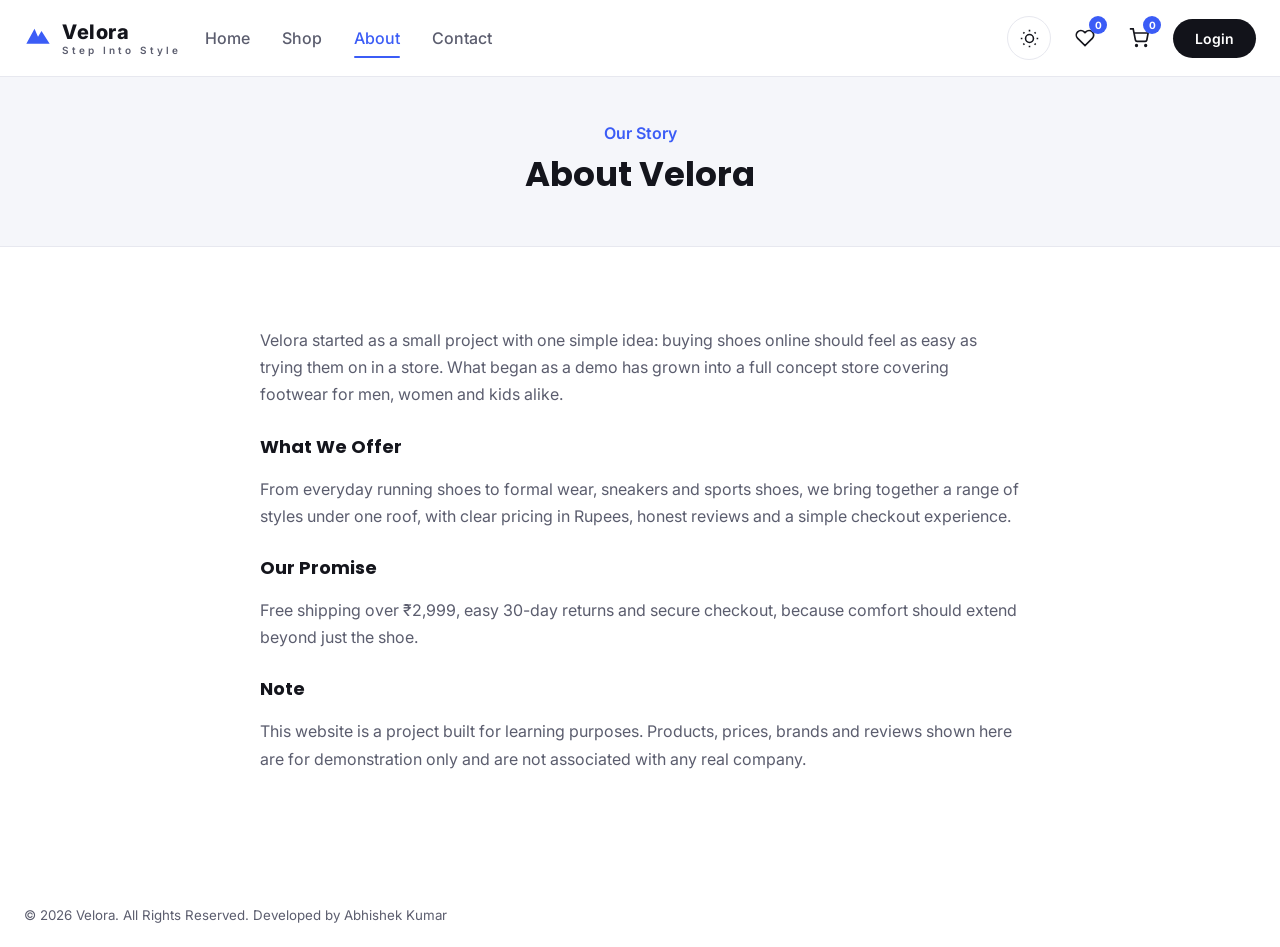
<file: about.html>
<!DOCTYPE html>
<html lang="en">
<head>
<meta charset="UTF-8">
<meta name="viewport" content="width=device-width, initial-scale=1.0">
<title>About Us — Velora</title>
<link rel="stylesheet" href="css/style.css">
</head>
<body>

<header class="nav">
  <div class="nav-inner container">
    <a href="index.html" class="logo">
      <svg width="28" height="28" viewBox="0 0 24 24" fill="none"><path d="M2 17L9 4L12 11L15 6L22 17H2Z" fill="var(--brand)"/></svg>
      <span>Velora<small>Step Into Style</small></span>
    </a>
    <nav class="nav-links">
      <a href="index.html">Home</a>
      <a href="shop.html">Shop</a>
      <a href="about.html" class="active">About</a>
      <a href="contact.html">Contact</a>
    </nav>
    <div class="nav-icons" style="margin-left:auto">
      <button class="theme-toggle" onclick="toggleTheme()" aria-label="Toggle dark mode">
        <svg id="themeIcon" width="19" height="19" viewBox="0 0 24 24" fill="none" stroke="currentColor" stroke-width="2"></svg>
      </button>
      <a class="icon-btn" href="wishlist.html" aria-label="Wishlist">
        <svg width="20" height="20" viewBox="0 0 24 24" fill="none" stroke="currentColor" stroke-width="2"><path d="M20.8 4.6a5.5 5.5 0 0 0-7.8 0L12 5.6l-1-1a5.5 5.5 0 0 0-7.8 7.8l1 1L12 21l7.8-7.6 1-1a5.5 5.5 0 0 0 0-7.8z"/></svg>
        <span class="badge" id="wishCount">0</span>
      </a>
      <a class="icon-btn" href="cart.html" aria-label="Cart">
        <svg width="20" height="20" viewBox="0 0 24 24" fill="none" stroke="currentColor" stroke-width="2"><circle cx="9" cy="21" r="1"/><circle cx="20" cy="21" r="1"/><path d="M1 1h4l2.7 13.4a2 2 0 0 0 2 1.6h9.7a2 2 0 0 0 2-1.6L23 6H6"/></svg>
        <span class="badge" id="cartCount">0</span>
      </a>
      <span id="userNavArea"></span>
    </div>
  </div>
</header>

<div class="page-banner">
  <div class="container">
    <span style="color:var(--brand);font-weight:600">Our Story</span>
    <h1>About Velora</h1>
  </div>
</div>

<section class="container section text-block">
  <p>Velora started as a small project with one simple idea: buying shoes online should feel as easy as
  trying them on in a store. What began as a demo has grown into a full concept store covering footwear for men,
  women and kids alike.</p>

  <h3>What We Offer</h3>
  <p>From everyday running shoes to formal wear, sneakers and sports shoes, we bring together a range of styles under
  one roof, with clear pricing in Rupees, honest reviews and a simple checkout experience.</p>

  <h3>Our Promise</h3>
  <p>Free shipping over ₹2,999, easy 30-day returns and secure checkout, because comfort should extend beyond just
  the shoe.</p>

  <h3>Note</h3>
  <p>This website is a project built for learning purposes. Products, prices, brands and reviews shown
  here are for demonstration only and are not associated with any real company.</p>
</section>

<footer>
  <div class="container foot-bottom" style="border-top:none;padding-top:0">
    <small>© <span id="year"></span> Velora. All Rights Reserved. Developed by Abhishek Kumar</small>
  </div>
</footer>

<script src="js/data.js"></script>
<script src="js/cart.js"></script>
<script src="js/main.js"></script>
</body>
</html>
</file>
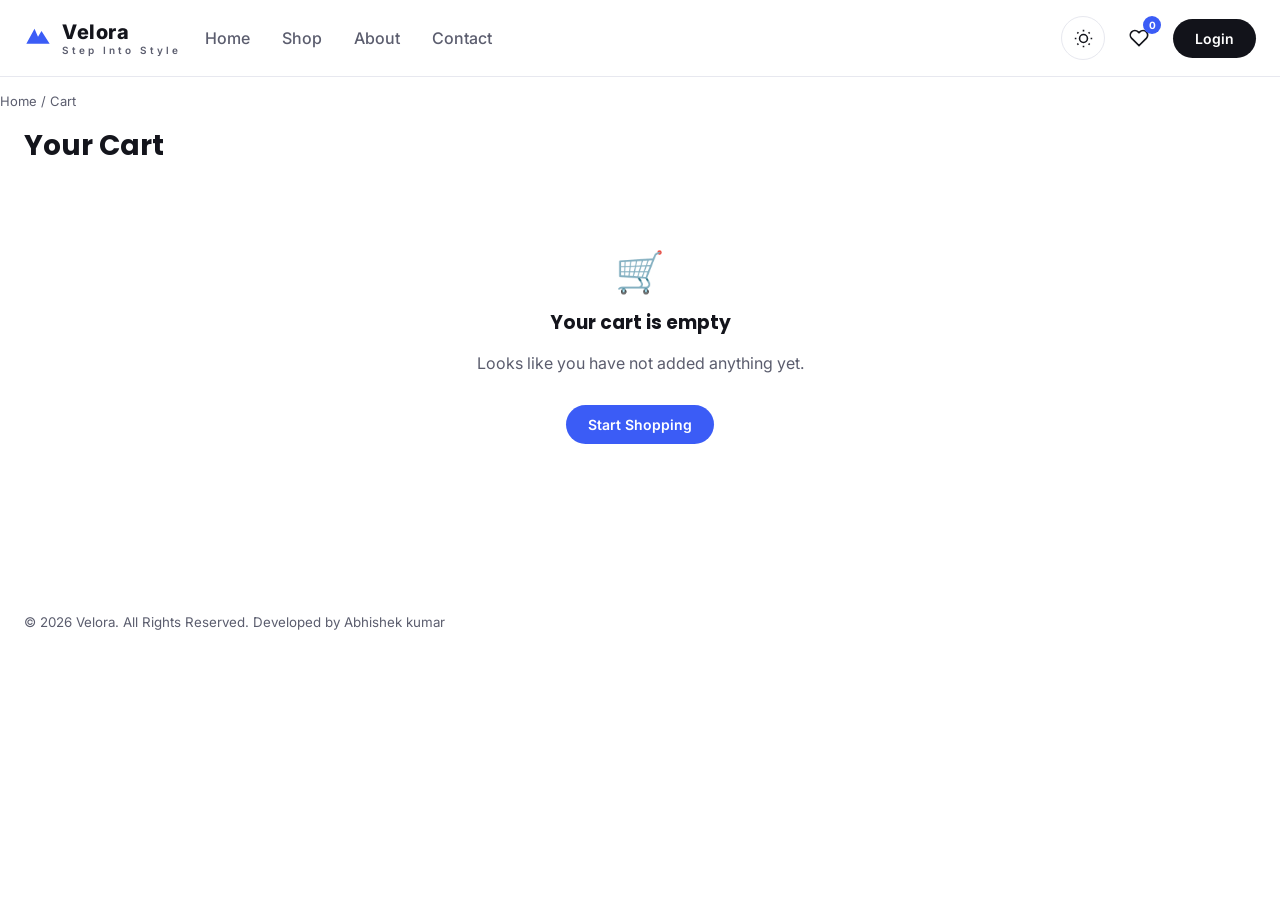
<file: cart.html>
<!DOCTYPE html>
<html lang="en">
<head>
<meta charset="UTF-8">
<meta name="viewport" content="width=device-width, initial-scale=1.0">
<title>Your Cart — Velora</title>
<link rel="stylesheet" href="css/style.css">
</head>
<body>

<header class="nav">
  <div class="nav-inner container">
    <a href="index.html" class="logo">
      <svg width="28" height="28" viewBox="0 0 24 24" fill="none"><path d="M2 17L9 4L12 11L15 6L22 17H2Z" fill="var(--brand)"/></svg>
      <span>Velora<small>Step Into Style</small></span>
    </a>
    <nav class="nav-links">
      <a href="index.html">Home</a>
      <a href="shop.html">Shop</a>
      <a href="about.html">About</a>
      <a href="contact.html">Contact</a>
    </nav>
    <div class="nav-icons" style="margin-left:auto">
      <button class="theme-toggle" onclick="toggleTheme()" aria-label="Toggle dark mode">
        <svg id="themeIcon" width="19" height="19" viewBox="0 0 24 24" fill="none" stroke="currentColor" stroke-width="2"></svg>
      </button>
      <a class="icon-btn" href="wishlist.html" aria-label="Wishlist">
        <svg width="20" height="20" viewBox="0 0 24 24" fill="none" stroke="currentColor" stroke-width="2"><path d="M20.8 4.6a5.5 5.5 0 0 0-7.8 0L12 5.6l-1-1a5.5 5.5 0 0 0-7.8 7.8l1 1L12 21l7.8-7.6 1-1a5.5 5.5 0 0 0 0-7.8z"/></svg>
        <span class="badge" id="wishCount">0</span>
      </a>
      <span id="userNavArea"></span>
      <button class="icon-btn burger" onclick="toggleMobileMenu()" aria-label="Menu"><span></span><span></span><span></span></button>
    </div>
  </div>
  <div class="mobile-nav" id="mobileNav">
    <a href="index.html">Home</a>
    <a href="shop.html">Shop</a>
    <a href="about.html">About</a>
    <a href="contact.html">Contact</a>
  </div>
</header>

<div class="container breadcrumb"><a href="index.html">Home</a> / Cart</div>

<section class="container" style="padding-bottom:60px">
  <div class="section-head"><h2>Your Cart</h2></div>
  <div id="cartBox"></div>
</section>

<div class="toast" id="toast"></div>

<footer>
  <div class="container foot-bottom" style="border-top:none;padding-top:0">
    <small>© <span id="year"></span> Velora. All Rights Reserved. Developed by Abhishek kumar</small>
  </div>
</footer>

<script src="js/data.js"></script>
<script src="js/cart.js"></script>
<script src="js/main.js"></script>
<script>
  /* Draw the whole cart page. We call this again any time something
     changes (remove item, change quantity) so it stays up to date. */
  function renderCartPage() {
    var cart = getCart();
    var box = document.getElementById("cartBox");

    if (cart.length === 0) {
      box.innerHTML =
        '<div class="no-results">' +
          '<div class="big-ico">🛒</div>' +
          '<h3 style="color:var(--text)">Your cart is empty</h3>' +
          '<p>Looks like you have not added anything yet.</p>' +
          '<a href="shop.html" class="btn btn-primary" style="margin-top:16px">Start Shopping</a>' +
        '</div>';
      return;
    }

    var totals = getCartTotals();
    var itemsHtml = "";

    for (var i = 0; i < cart.length; i++) {
      var line = cart[i];
      var product = findProduct(line.id);
      if (product === null) { continue; }

      itemsHtml += '<div class="cart-page-item">';
      itemsHtml +=   '<div class="item-image"><img src="' + product.img + '" alt="' + product.name + '"></div>';
      itemsHtml +=   '<div>';
      itemsHtml +=     '<h4><a href="product.html?id=' + product.id + '">' + product.name + '</a></h4>';
      itemsHtml +=     '<span class="meta-text">Size: UK ' + line.size + '</span>';
      itemsHtml +=     '<span class="meta-text">Colour: ' + line.color + '</span>';
      itemsHtml +=     '<div class="qty-row" style="margin-top:8px">';
      itemsHtml +=       '<button class="qty-btn" onclick="changeCartQty(' + i + ', -1)">−</button>';
      itemsHtml +=       '<span>' + line.qty + '</span>';
      itemsHtml +=       '<button class="qty-btn" onclick="changeCartQty(' + i + ', 1)">+</button>';
      itemsHtml +=     '</div>';
      itemsHtml +=   '</div>';
      itemsHtml +=   '<div style="text-align:right">';
      itemsHtml +=     '<div class="price">' + formatPrice(product.price * line.qty) + '</div>';
      itemsHtml +=     '<button class="remove-btn" style="margin-top:8px" onclick="removeFromCart(' + i + ')">Remove</button>';
      itemsHtml +=   '</div>';
      itemsHtml += '</div>';
    }

    var shippingText = (totals.shipping === 0) ? "FREE" : formatPrice(totals.shipping);

    box.innerHTML =
      '<div class="cart-layout">' +
        '<div>' + itemsHtml + '</div>' +
        '<div class="summary-box">' +
          '<h3>Order Summary</h3>' +
          '<div class="summary-line"><span>Subtotal</span><span>' + formatPrice(totals.subtotal) + '</span></div>' +
          '<div class="summary-line"><span>Shipping</span><span>' + shippingText + '</span></div>' +
          '<div class="summary-line"><span>Tax (5%)</span><span>' + formatPrice(totals.tax) + '</span></div>' +
          '<div class="coupon-row">' +
            '<input type="text" id="couponInput" placeholder="Coupon code">' +
            '<button class="btn btn-outline btn-sm" onclick="applyCoupon()">Apply</button>' +
          '</div>' +
          '<div class="summary-line total"><span>Total</span><span>' + formatPrice(totals.total) + '</span></div>' +
          '<a href="checkout.html" class="btn btn-primary btn-block" style="margin-top:16px">Proceed to Checkout</a>' +
          '<a href="shop.html" class="btn btn-outline btn-block" style="margin-top:10px">← Continue Shopping</a>' +
        '</div>' +
      '</div>';
  }

  function applyCoupon() {
    var code = document.getElementById("couponInput").value.trim().toUpperCase();
    if (code === "STRIDE10") {
      showToast("Coupon applied! 10% off will show at checkout.");
    } else if (code !== "") {
      showToast("Invalid coupon code");
    }
  }

  renderCartPage();
</script>
</body>
</html>
</file>
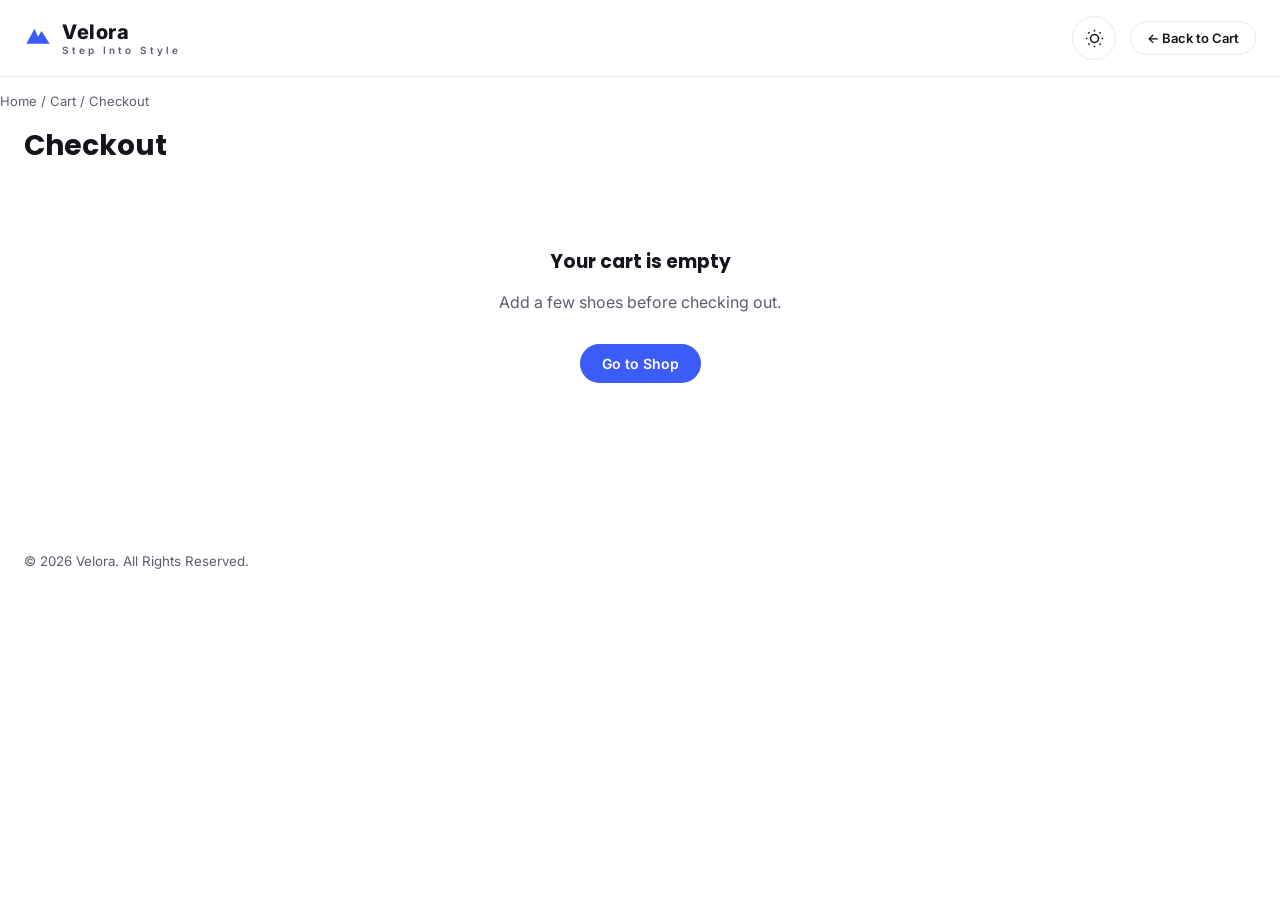
<file: checkout.html>
<!DOCTYPE html>
<html lang="en">
<head>
<meta charset="UTF-8">
<meta name="viewport" content="width=device-width, initial-scale=1.0">
<title>Checkout — Velora</title>
<link rel="stylesheet" href="css/style.css">
</head>
<body>

<header class="nav">
  <div class="nav-inner container">
    <a href="index.html" class="logo">
      <svg width="28" height="28" viewBox="0 0 24 24" fill="none"><path d="M2 17L9 4L12 11L15 6L22 17H2Z" fill="var(--brand)"/></svg>
      <span>Velora<small>Step Into Style</small></span>
    </a>
    <div class="nav-icons" style="margin-left:auto">
      <button class="theme-toggle" onclick="toggleTheme()" aria-label="Toggle dark mode">
        <svg id="themeIcon" width="19" height="19" viewBox="0 0 24 24" fill="none" stroke="currentColor" stroke-width="2"></svg>
      </button>
      <a href="cart.html" class="btn btn-outline btn-sm">← Back to Cart</a>
    </div>
  </div>
</header>

<div class="container breadcrumb"><a href="index.html">Home</a> / <a href="cart.html">Cart</a> / Checkout</div>

<section class="container" style="padding-bottom:60px">
  <div class="section-head"><h2>Checkout</h2></div>
  <div id="checkoutBox"></div>
</section>

<div class="toast" id="toast"></div>

<footer>
  <div class="container foot-bottom" style="border-top:none;padding-top:0">
    <small>© <span id="year"></span> Velora. All Rights Reserved.</small>
  </div>
</footer>

<script src="js/data.js"></script>
<script src="js/cart.js"></script>
<script src="js/main.js"></script>
<script>
  function renderCheckout() {
    var cart = getCart();
    var box = document.getElementById("checkoutBox");

    if (cart.length === 0) {
      box.innerHTML = '<div class="no-results"><h3 style="color:var(--text)">Your cart is empty</h3><p>Add a few shoes before checking out.</p>' +
        '<a href="shop.html" class="btn btn-primary" style="margin-top:16px">Go to Shop</a></div>';
      return;
    }

    var totals = getCartTotals();
    var linesHtml = "";
    for (var i = 0; i < cart.length; i++) {
      var product = findProduct(cart[i].id);
      if (product === null) { continue; }
      linesHtml += '<div class="summary-line"><span>' + product.name + ' × ' + cart[i].qty + '</span><span>' + formatPrice(product.price * cart[i].qty) + '</span></div>';
    }
    var shippingText = (totals.shipping === 0) ? "FREE" : formatPrice(totals.shipping);

    box.innerHTML =
      '<div class="checkout-layout">' +
        '<div>' +
          '<div class="form-card">' +
            '<h3>Shipping Address</h3>' +
            '<div class="form-grid-2">' +
              '<div class="form-field"><label>Full Name</label><input type="text" id="ckName" placeholder="Your name"></div>' +
              '<div class="form-field"><label>Phone Number</label><input type="tel" id="ckPhone" placeholder="10-digit mobile number"></div>' +
            '</div>' +
            '<div class="form-field"><label>Address</label><input type="text" id="ckAddress" placeholder="House no., street, area"></div>' +
            '<div class="form-grid-2">' +
              '<div class="form-field"><label>City</label><input type="text" id="ckCity" placeholder="City"></div>' +
              '<div class="form-field"><label>Pincode</label><input type="text" id="ckPin" placeholder="6-digit pincode"></div>' +
            '</div>' +
          '</div>' +
          '<div class="form-card">' +
            '<h3>Payment Method</h3>' +
            '<label class="pay-option"><input type="radio" name="pay" checked> Cash on Delivery</label>' +
            '<label class="pay-option"><input type="radio" name="pay"> UPI (Google Pay / PhonePe / Paytm)</label>' +
            '<label class="pay-option"><input type="radio" name="pay"> Credit / Debit Card</label>' +
            '<label class="pay-option"><input type="radio" name="pay"> Net Banking</label>' +
          '</div>' +
        '</div>' +
        '<div class="summary-box">' +
          '<h3>Order Summary</h3>' +
          linesHtml +
          '<div class="summary-line"><span>Shipping</span><span>' + shippingText + '</span></div>' +
          '<div class="summary-line"><span>Tax (5%)</span><span>' + formatPrice(totals.tax) + '</span></div>' +
          '<div class="summary-line total"><span>Total</span><span>' + formatPrice(totals.total) + '</span></div>' +
          '<button class="btn btn-primary btn-block" style="margin-top:16px" onclick="placeOrder()">Place Order</button>' +
        '</div>' +
      '</div>';
  }

  function placeOrder() {
    var name = document.getElementById("ckName").value.trim();
    var phone = document.getElementById("ckPhone").value.trim();
    var address = document.getElementById("ckAddress").value.trim();

    if (name === "" || phone === "" || address === "") {
      showToast("Please fill in your shipping details");
      return;
    }

    localStorage.setItem("cart", "[]");

    document.getElementById("checkoutBox").innerHTML =
      '<div class="no-results">' +
        '<div class="big-ico">✅</div>' +
        '<h3 style="color:var(--text)">Order placed successfully</h3>' +
        '<p>Thank you, ' + name + '! This is a demo project, so no real order has actually been placed.</p>' +
        '<a href="index.html" class="btn btn-primary" style="margin-top:16px">Back to Home</a>' +
      '</div>';

    updateCounts();
  }

  renderCheckout();
</script>
</body>
</html>
</file>
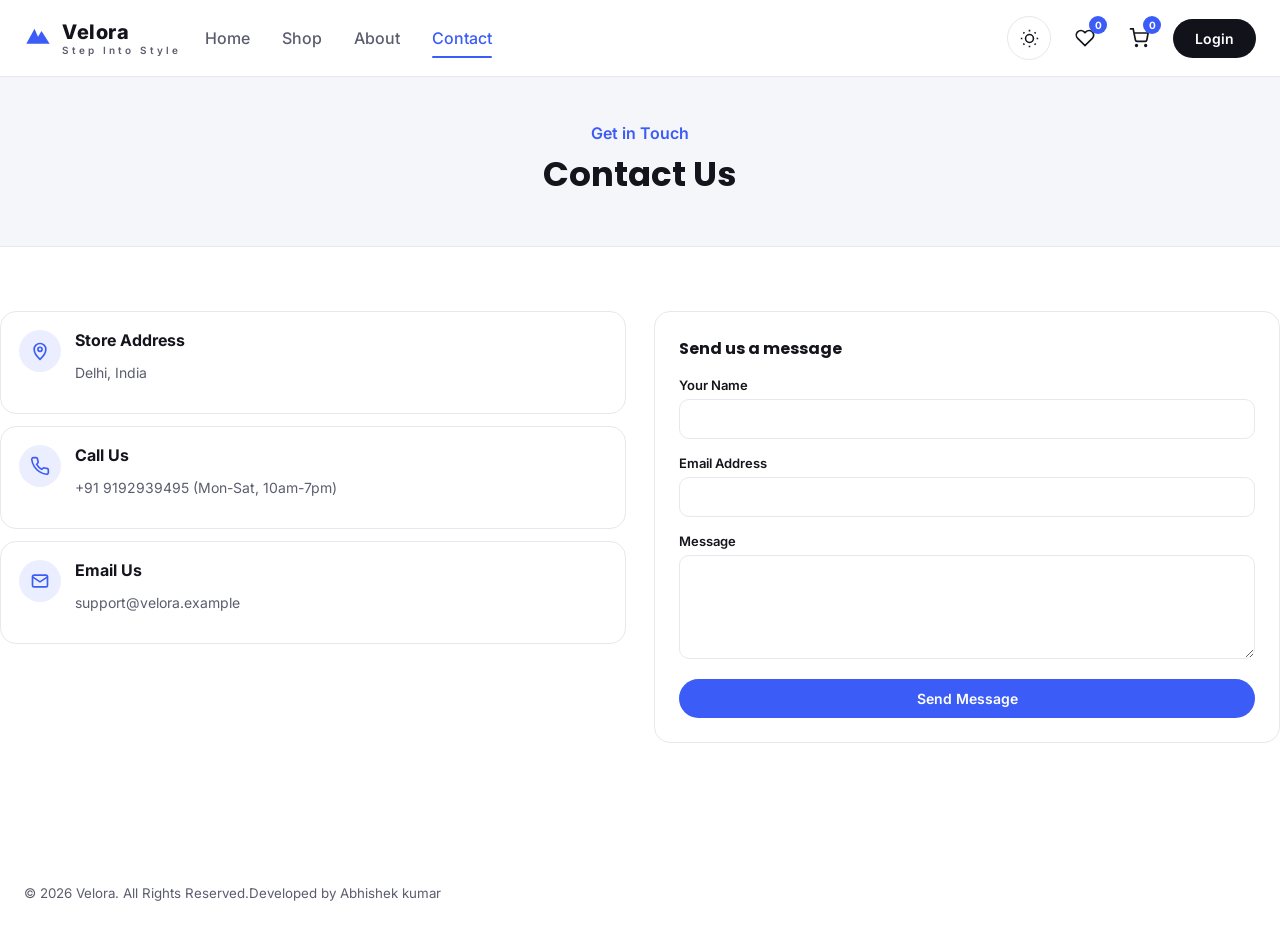
<file: contact.html>
<!DOCTYPE html>
<html lang="en">
<head>
<meta charset="UTF-8">
<meta name="viewport" content="width=device-width, initial-scale=1.0">
<title>Contact Us — Velora</title>
<link rel="stylesheet" href="css/style.css">
</head>
<body>

<header class="nav">
  <div class="nav-inner container">
    <a href="index.html" class="logo">
      <svg width="28" height="28" viewBox="0 0 24 24" fill="none"><path d="M2 17L9 4L12 11L15 6L22 17H2Z" fill="var(--brand)"/></svg>
      <span>Velora<small>Step Into Style</small></span>
    </a>
    <nav class="nav-links">
      <a href="index.html">Home</a>
      <a href="shop.html">Shop</a>
      <a href="about.html">About</a>
      <a href="contact.html" class="active">Contact</a>
    </nav>
    <div class="nav-icons" style="margin-left:auto">
      <button class="theme-toggle" onclick="toggleTheme()" aria-label="Toggle dark mode">
        <svg id="themeIcon" width="19" height="19" viewBox="0 0 24 24" fill="none" stroke="currentColor" stroke-width="2"></svg>
      </button>
      <a class="icon-btn" href="wishlist.html" aria-label="Wishlist">
        <svg width="20" height="20" viewBox="0 0 24 24" fill="none" stroke="currentColor" stroke-width="2"><path d="M20.8 4.6a5.5 5.5 0 0 0-7.8 0L12 5.6l-1-1a5.5 5.5 0 0 0-7.8 7.8l1 1L12 21l7.8-7.6 1-1a5.5 5.5 0 0 0 0-7.8z"/></svg>
        <span class="badge" id="wishCount">0</span>
      </a>
      <a class="icon-btn" href="cart.html" aria-label="Cart">
        <svg width="20" height="20" viewBox="0 0 24 24" fill="none" stroke="currentColor" stroke-width="2"><circle cx="9" cy="21" r="1"/><circle cx="20" cy="21" r="1"/><path d="M1 1h4l2.7 13.4a2 2 0 0 0 2 1.6h9.7a2 2 0 0 0 2-1.6L23 6H6"/></svg>
        <span class="badge" id="cartCount">0</span>
      </a>
      <span id="userNavArea"></span>
    </div>
  </div>
</header>

<div class="page-banner">
  <div class="container">
    <span style="color:var(--brand);font-weight:600">Get in Touch</span>
    <h1>Contact Us</h1>
  </div>
</div>

<section class="container section">
  <div class="contact-grid">
    <div>
      <div class="contact-card"><span class="ico"><svg width="20" height="20" viewBox="0 0 24 24" fill="none" stroke="currentColor" stroke-width="2"><path d="M12 22s7-6.2 7-12a7 7 0 1 0-14 0c0 5.8 7 12 7 12Z"/><circle cx="12" cy="10" r="2.5"/></svg></span><div><strong>Store Address</strong><p style="color:var(--text-soft);font-size:14px">Delhi, India</p></div></div>
      <div class="contact-card"><span class="ico"><svg width="20" height="20" viewBox="0 0 24 24" fill="none" stroke="currentColor" stroke-width="2"><path d="M22 16.9v3a2 2 0 0 1-2.2 2 19.8 19.8 0 0 1-8.6-3.1 19.5 19.5 0 0 1-6-6A19.8 19.8 0 0 1 2.1 4.2 2 2 0 0 1 4.1 2h3a2 2 0 0 1 2 1.7c.1 1 .3 2 .6 2.9a2 2 0 0 1-.5 2.1L8 10a16 16 0 0 0 6 6l1.3-1.2a2 2 0 0 1 2.1-.5c.9.3 1.9.5 2.9.6a2 2 0 0 1 1.7 2Z"/></svg></span><div><strong>Call Us</strong><p style="color:var(--text-soft);font-size:14px">+91 9192939495 (Mon-Sat, 10am-7pm)</p></div></div>
      <div class="contact-card"><span class="ico"><svg width="20" height="20" viewBox="0 0 24 24" fill="none" stroke="currentColor" stroke-width="2"><rect x="3" y="5" width="18" height="14" rx="2"/><path d="m3 7 9 6 9-6"/></svg></span><div><strong>Email Us</strong><p style="color:var(--text-soft);font-size:14px">support@velora.example</p></div></div>
    </div>
    <div class="form-card">
      <h3>Send us a message</h3>
      <form onsubmit="submitContactForm(event)">
        <div class="form-field"><label>Your Name</label><input type="text" required></div>
        <div class="form-field"><label>Email Address</label><input type="email" required></div>
        <div class="form-field"><label>Message</label><textarea rows="5" required style="resize:vertical"></textarea></div>
        <button type="submit" class="btn btn-primary btn-block">Send Message</button>
      </form>
    </div>
  </div>
</section>

<div class="toast" id="toast"></div>

<footer>
  <div class="container foot-bottom" style="border-top:none;padding-top:0">
    <small>© <span id="year"></span> Velora. All Rights Reserved.Developed by Abhishek kumar</small>
  </div>
</footer>

<script src="js/data.js"></script>
<script src="js/cart.js"></script>
<script src="js/main.js"></script>
<script>
  function submitContactForm(event) {
    event.preventDefault();
    showToast("Message sent! We will get back to you soon.");
    event.target.reset();
  }
</script>
</body>
</html>
</file>
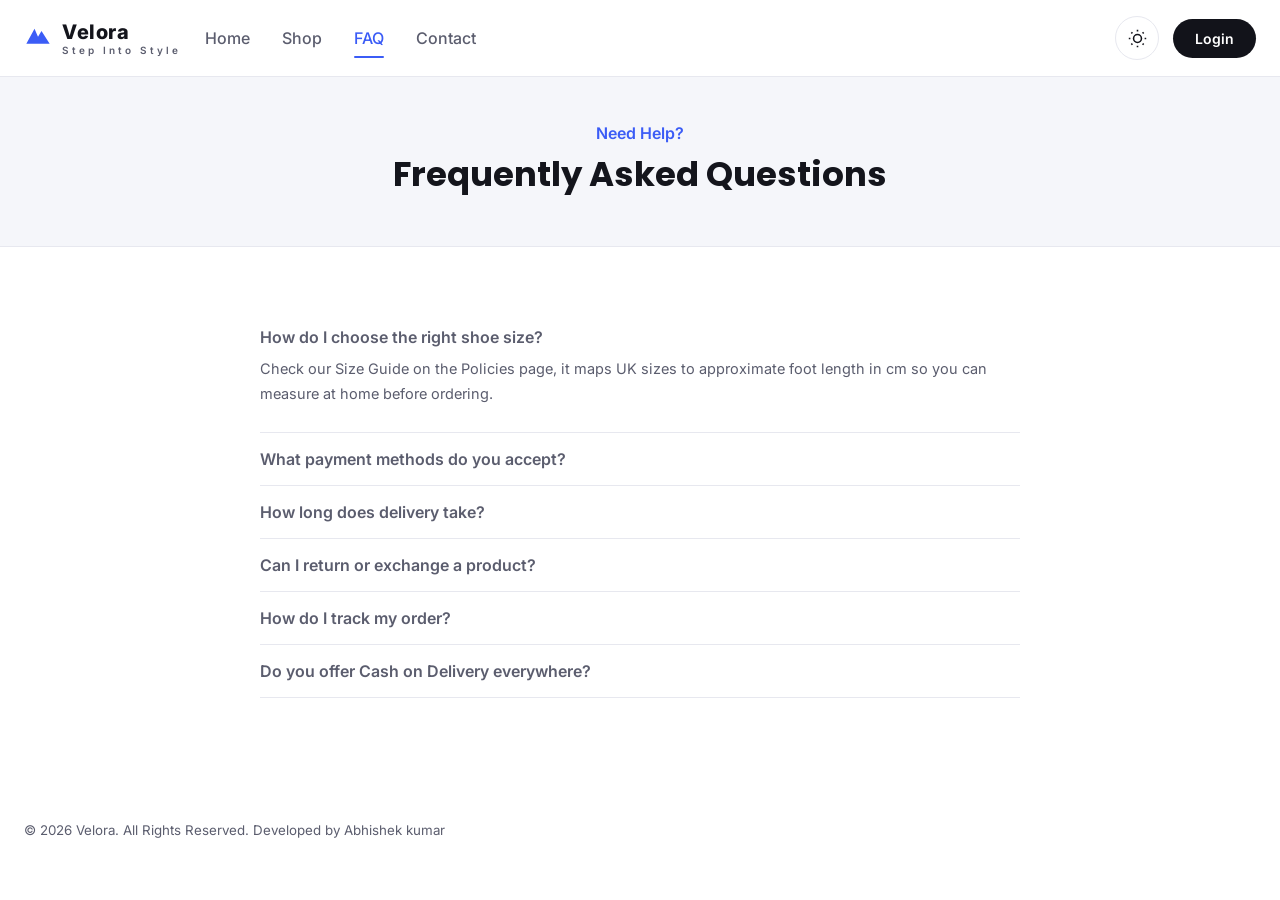
<file: faq.html>
<!DOCTYPE html>
<html lang="en">
<head>
<meta charset="UTF-8">
<meta name="viewport" content="width=device-width, initial-scale=1.0">
<title>FAQ — Velora</title>
<link rel="stylesheet" href="css/style.css">
</head>
<body>

<header class="nav">
  <div class="nav-inner container">
    <a href="index.html" class="logo">
      <svg width="28" height="28" viewBox="0 0 24 24" fill="none"><path d="M2 17L9 4L12 11L15 6L22 17H2Z" fill="var(--brand)"/></svg>
      <span>Velora<small>Step Into Style</small></span>
    </a>
    <nav class="nav-links">
      <a href="index.html">Home</a>
      <a href="shop.html">Shop</a>
      <a href="faq.html" class="active">FAQ</a>
      <a href="contact.html">Contact</a>
    </nav>
    <div class="nav-icons" style="margin-left:auto">
      <button class="theme-toggle" onclick="toggleTheme()" aria-label="Toggle dark mode">
        <svg id="themeIcon" width="19" height="19" viewBox="0 0 24 24" fill="none" stroke="currentColor" stroke-width="2"></svg>
      </button>
      <span id="userNavArea"></span>
    </div>
  </div>
</header>

<div class="page-banner">
  <div class="container">
    <span style="color:var(--brand);font-weight:600">Need Help?</span>
    <h1>Frequently Asked Questions</h1>
  </div>
</div>

<section class="container section text-block">
  <details class="faq-item" open>
    <summary>How do I choose the right shoe size?</summary>
    <p>Check our Size Guide on the Policies page, it maps UK sizes to approximate foot length in cm so you can measure at home before ordering.</p>
  </details>
  <details class="faq-item">
    <summary>What payment methods do you accept?</summary>
    <p>We accept Cash on Delivery, UPI, all major credit/debit cards, and net banking.</p>
  </details>
  <details class="faq-item">
    <summary>How long does delivery take?</summary>
    <p>Most orders are delivered within 3-7 business days depending on your location.</p>
  </details>
  <details class="faq-item">
    <summary>Can I return or exchange a product?</summary>
    <p>Yes, unused items in original packaging can be returned or exchanged within 30 days of delivery.</p>
  </details>
  <details class="faq-item">
    <summary>How do I track my order?</summary>
    <p>Go to My Account → My Orders to see the live status of every order you have placed.</p>
  </details>
  <details class="faq-item">
    <summary>Do you offer Cash on Delivery everywhere?</summary>
    <p>COD is available across most pincodes in India, availability is confirmed automatically at checkout.</p>
  </details>
</section>

<footer>
  <div class="container foot-bottom" style="border-top:none;padding-top:0">
    <small>© <span id="year"></span> Velora. All Rights Reserved. Developed by Abhishek kumar</small>
  </div>
</footer>

<script src="js/data.js"></script>
<script src="js/cart.js"></script>
<script src="js/main.js"></script>
</body>
</html>
</file>
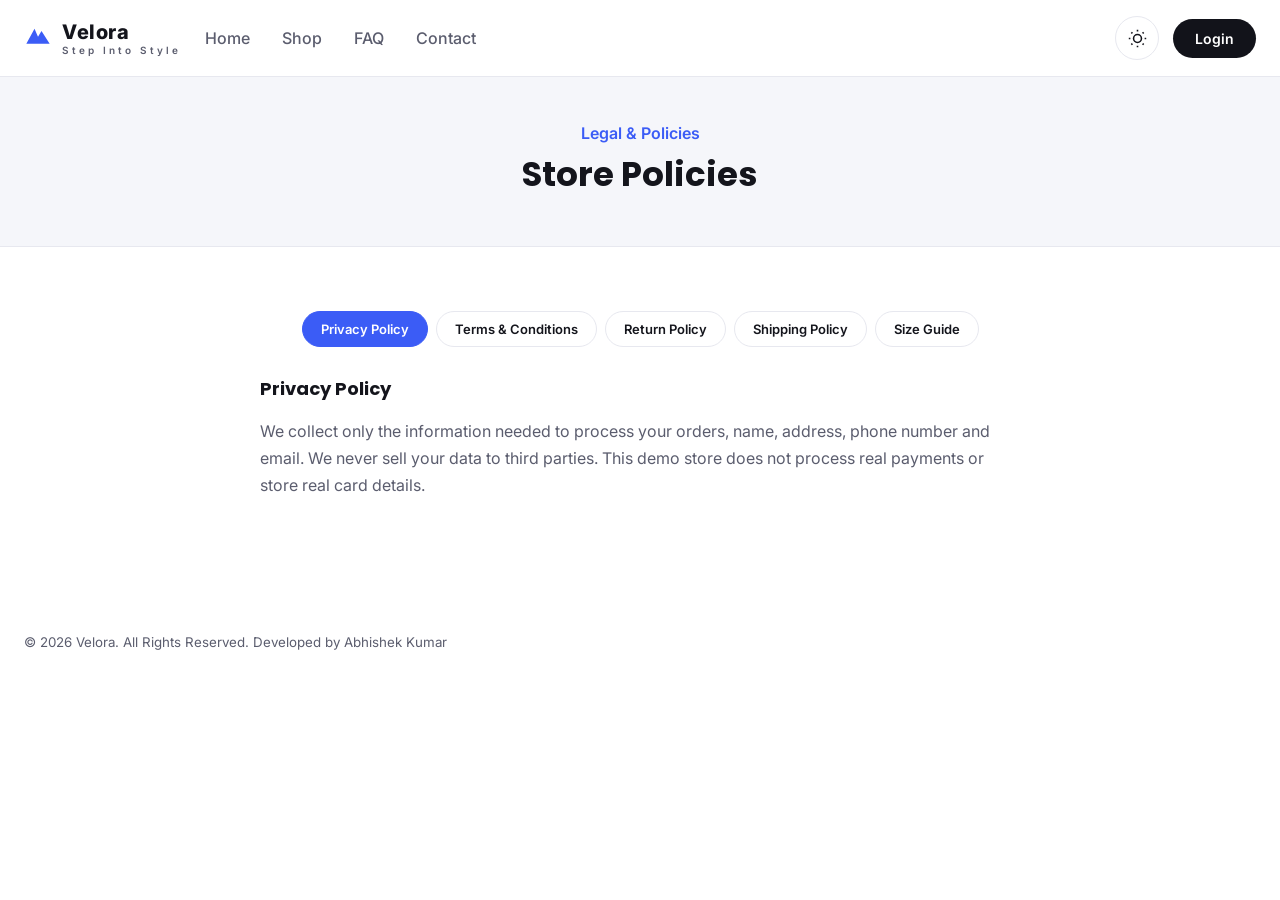
<file: policies.html>
<!DOCTYPE html>
<html lang="en">
<head>
<meta charset="UTF-8">
<meta name="viewport" content="width=device-width, initial-scale=1.0">
<title>Policies — Velora</title>
<link rel="stylesheet" href="css/style.css">
</head>
<body>

<header class="nav">
  <div class="nav-inner container">
    <a href="index.html" class="logo">
      <svg width="28" height="28" viewBox="0 0 24 24" fill="none"><path d="M2 17L9 4L12 11L15 6L22 17H2Z" fill="var(--brand)"/></svg>
      <span>Velora<small>Step Into Style</small></span>
    </a>
    <nav class="nav-links">
      <a href="index.html">Home</a>
      <a href="shop.html">Shop</a>
      <a href="faq.html">FAQ</a>
      <a href="contact.html">Contact</a>
    </nav>
    <div class="nav-icons" style="margin-left:auto">
      <button class="theme-toggle" onclick="toggleTheme()" aria-label="Toggle dark mode">
        <svg id="themeIcon" width="19" height="19" viewBox="0 0 24 24" fill="none" stroke="currentColor" stroke-width="2"></svg>
      </button>
      <span id="userNavArea"></span>
    </div>
  </div>
</header>

<div class="page-banner">
  <div class="container">
    <span style="color:var(--brand);font-weight:600">Legal &amp; Policies</span>
    <h1>Store Policies</h1>
  </div>
</div>

<section class="container section">
  <div class="policy-tabs">
    <button class="active" onclick="showPolicyTab(this, 'privacy')">Privacy Policy</button>
    <button onclick="showPolicyTab(this, 'terms')">Terms &amp; Conditions</button>
    <button onclick="showPolicyTab(this, 'returns')">Return Policy</button>
    <button onclick="showPolicyTab(this, 'shipping')">Shipping Policy</button>
    <button onclick="showPolicyTab(this, 'size')">Size Guide</button>
  </div>

  <div class="text-block">
    <div class="policy-content active" id="policy-privacy">
      <h3>Privacy Policy</h3>
      <p>We collect only the information needed to process your orders, name, address, phone number and email.
      We never sell your data to third parties. This demo store does not process real payments or store real card details.</p>
    </div>
    <div class="policy-content" id="policy-terms">
      <h3>Terms &amp; Conditions</h3>
      <p>By using this site you agree that it is a project created for learning purposes. Product listings,
      prices and offers are for demonstration only and do not represent a real, operating business.</p>
    </div>
    <div class="policy-content" id="policy-returns">
      <h3>Return &amp; Exchange Policy</h3>
      <p>Items can be returned or exchanged within 30 days of delivery, provided they are unused and in original
      packaging. Refunds are processed to the original payment method within 5-7 business days.</p>
    </div>
    <div class="policy-content" id="policy-shipping">
      <h3>Shipping Policy</h3>
      <p>Orders above ₹2,999 ship free. Orders below that amount carry a flat ₹99 shipping fee. Standard delivery
      takes 3-7 business days depending on your pincode.</p>
    </div>
    <div class="policy-content" id="policy-size">
      <h3>Size Guide</h3>
      <table class="spec-table" style="max-width:400px">
        <tr><td>UK 5</td><td>Foot length ≈ 24 cm</td></tr>
        <tr><td>UK 6</td><td>Foot length ≈ 24.5 cm</td></tr>
        <tr><td>UK 7</td><td>Foot length ≈ 25.5 cm</td></tr>
        <tr><td>UK 8</td><td>Foot length ≈ 26.5 cm</td></tr>
        <tr><td>UK 9</td><td>Foot length ≈ 27.5 cm</td></tr>
        <tr><td>UK 10</td><td>Foot length ≈ 28.5 cm</td></tr>
      </table>
    </div>
  </div>
</section>

<footer>
  <div class="container foot-bottom" style="border-top:none;padding-top:0">
    <small>© <span id="year"></span> Velora. All Rights Reserved. Developed by Abhishek Kumar</small>
  </div>
</footer>

<script src="js/data.js"></script>
<script src="js/cart.js"></script>
<script src="js/main.js"></script>
<script>
  function showPolicyTab(button, name) {
    var buttons = document.querySelectorAll(".policy-tabs button");
    var panels = document.querySelectorAll(".policy-content");
    for (var i = 0; i < buttons.length; i++) { buttons[i].classList.remove("active"); }
    for (var j = 0; j < panels.length; j++) { panels[j].classList.remove("active"); }
    button.classList.add("active");
    document.getElementById("policy-" + name).classList.add("active");
  }

  var hashToKey = { privacy: 0, terms: 1, returns: 2, shipping: 3, size: 4 };
  window.addEventListener("DOMContentLoaded", function () {
    var hash = window.location.hash.replace("#", "");
    if (hashToKey[hash] !== undefined) {
      var buttons = document.querySelectorAll(".policy-tabs button");
      showPolicyTab(buttons[hashToKey[hash]], hash);
    }
  });
</script>
</body>
</html>
</file>
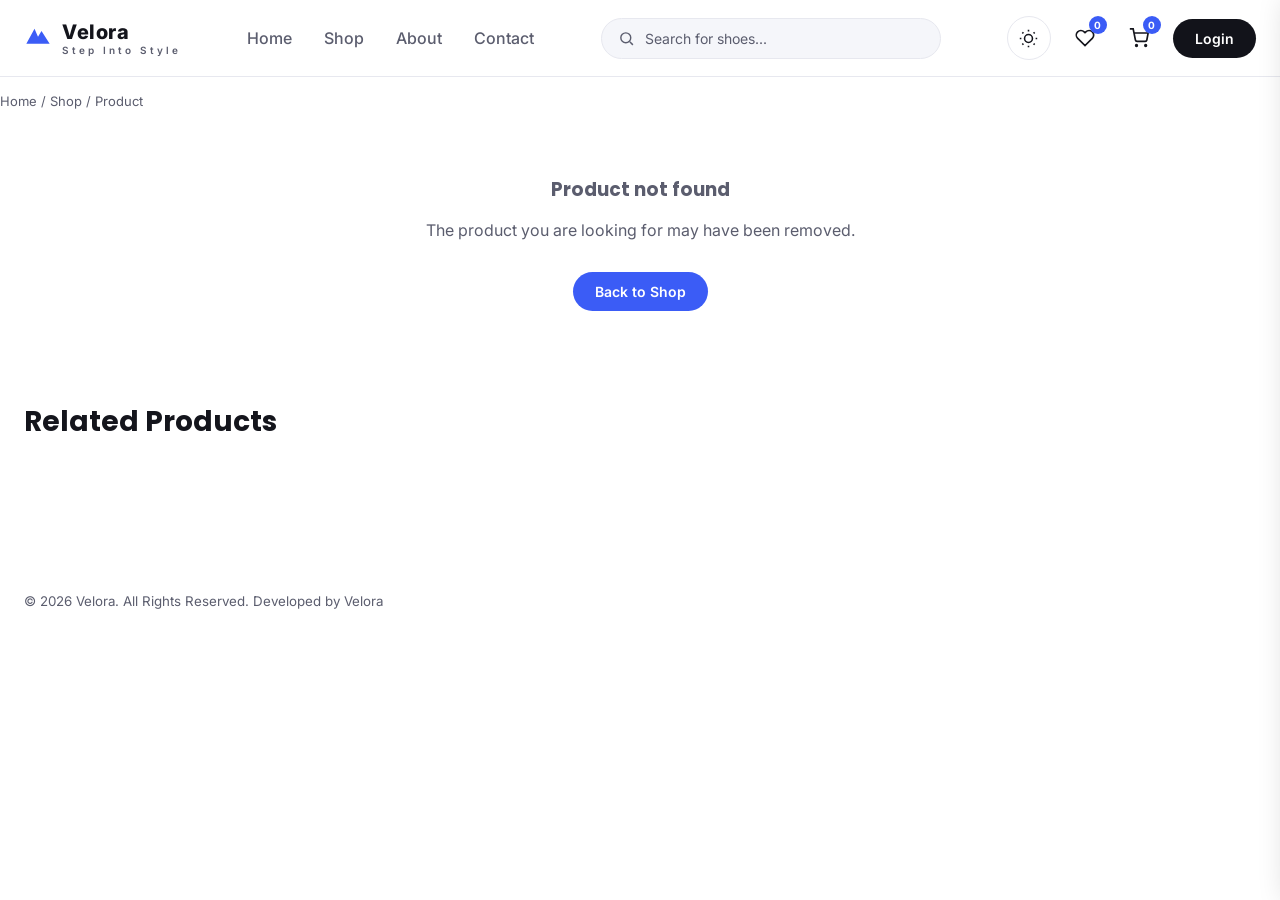
<file: product.html>
<!DOCTYPE html>
<html lang="en">
<head>
<meta charset="UTF-8">
<meta name="viewport" content="width=device-width, initial-scale=1.0">
<title id="pageTitle">Product — Velora</title>
<link rel="stylesheet" href="css/style.css">
</head>
<body>

<header class="nav">
  <div class="nav-inner container">
    <a href="index.html" class="logo">
      <svg width="28" height="28" viewBox="0 0 24 24" fill="none"><path d="M2 17L9 4L12 11L15 6L22 17H2Z" fill="var(--brand)"/></svg>
      <span>Velora<small>Step Into Style</small></span>
    </a>
    <nav class="nav-links">
      <a href="index.html">Home</a>
      <a href="shop.html">Shop</a>
      <a href="about.html">About</a>
      <a href="contact.html">Contact</a>
    </nav>
    <form class="search-box" onsubmit="goSearch(event)">
      <svg width="17" height="17" viewBox="0 0 24 24" fill="none" stroke="currentColor" stroke-width="2"><circle cx="11" cy="11" r="7"/><path d="M21 21l-4.3-4.3"/></svg>
      <input id="searchInput" type="text" placeholder="Search for shoes...">
    </form>
    <div class="nav-icons">
      <button class="theme-toggle" onclick="toggleTheme()" aria-label="Toggle dark mode">
        <svg id="themeIcon" width="19" height="19" viewBox="0 0 24 24" fill="none" stroke="currentColor" stroke-width="2"></svg>
      </button>
      <a class="icon-btn" href="wishlist.html" aria-label="Wishlist">
        <svg width="20" height="20" viewBox="0 0 24 24" fill="none" stroke="currentColor" stroke-width="2"><path d="M20.8 4.6a5.5 5.5 0 0 0-7.8 0L12 5.6l-1-1a5.5 5.5 0 0 0-7.8 7.8l1 1L12 21l7.8-7.6 1-1a5.5 5.5 0 0 0 0-7.8z"/></svg>
        <span class="badge" id="wishCount">0</span>
      </a>
      <button class="icon-btn" id="cartBtn" aria-label="Cart">
        <svg width="20" height="20" viewBox="0 0 24 24" fill="none" stroke="currentColor" stroke-width="2"><circle cx="9" cy="21" r="1"/><circle cx="20" cy="21" r="1"/><path d="M1 1h4l2.7 13.4a2 2 0 0 0 2 1.6h9.7a2 2 0 0 0 2-1.6L23 6H6"/></svg>
        <span class="badge" id="cartCount">0</span>
      </button>
      <span id="userNavArea"></span>
      <button class="icon-btn burger" onclick="toggleMobileMenu()" aria-label="Menu"><span></span><span></span><span></span></button>
    </div>
  </div>
  <div class="mobile-nav" id="mobileNav">
    <a href="index.html">Home</a>
    <a href="shop.html">Shop</a>
    <a href="about.html">About</a>
    <a href="contact.html">Contact</a>
  </div>
</header>

<div class="container breadcrumb">
  <a href="index.html">Home</a> / <a href="shop.html">Shop</a> / <span id="crumbProduct">Product</span>
</div>

<section class="container" style="padding-bottom:40px" id="productBox"></section>

<section class="container" style="padding-bottom:60px">
  <div class="section-head"><h2>Related Products</h2></div>
  <div class="prod-grid" id="relatedGrid"></div>
</section>

<div class="overlay" id="overlay"></div>
<div class="drawer" id="cartDrawer">
  <div class="drawer-head">
    <h3>Your Cart</h3>
    <button class="icon-btn" id="closeDrawer" aria-label="Close cart">✕</button>
  </div>
  <div class="drawer-body" id="drawerBody"></div>
  <div class="drawer-foot">
    <div class="total-row"><span>Total</span><span id="drawerTotal">₹0</span></div>
    <a href="cart.html" class="btn btn-primary btn-block">View Cart &amp; Checkout</a>
  </div>
</div>

<div class="toast" id="toast"></div>

<footer>
  <div class="container foot-bottom" style="border-top:none;padding-top:0">
    <small>© <span id="year"></span> Velora. All Rights Reserved. Developed by Velora</small>
  </div>
</footer>

<script src="js/data.js"></script>
<script src="js/cart.js"></script>
<script src="js/main.js"></script>
<script src="js/drawer.js"></script>
<script src="js/product.js"></script>
</body>
</html>
</file>
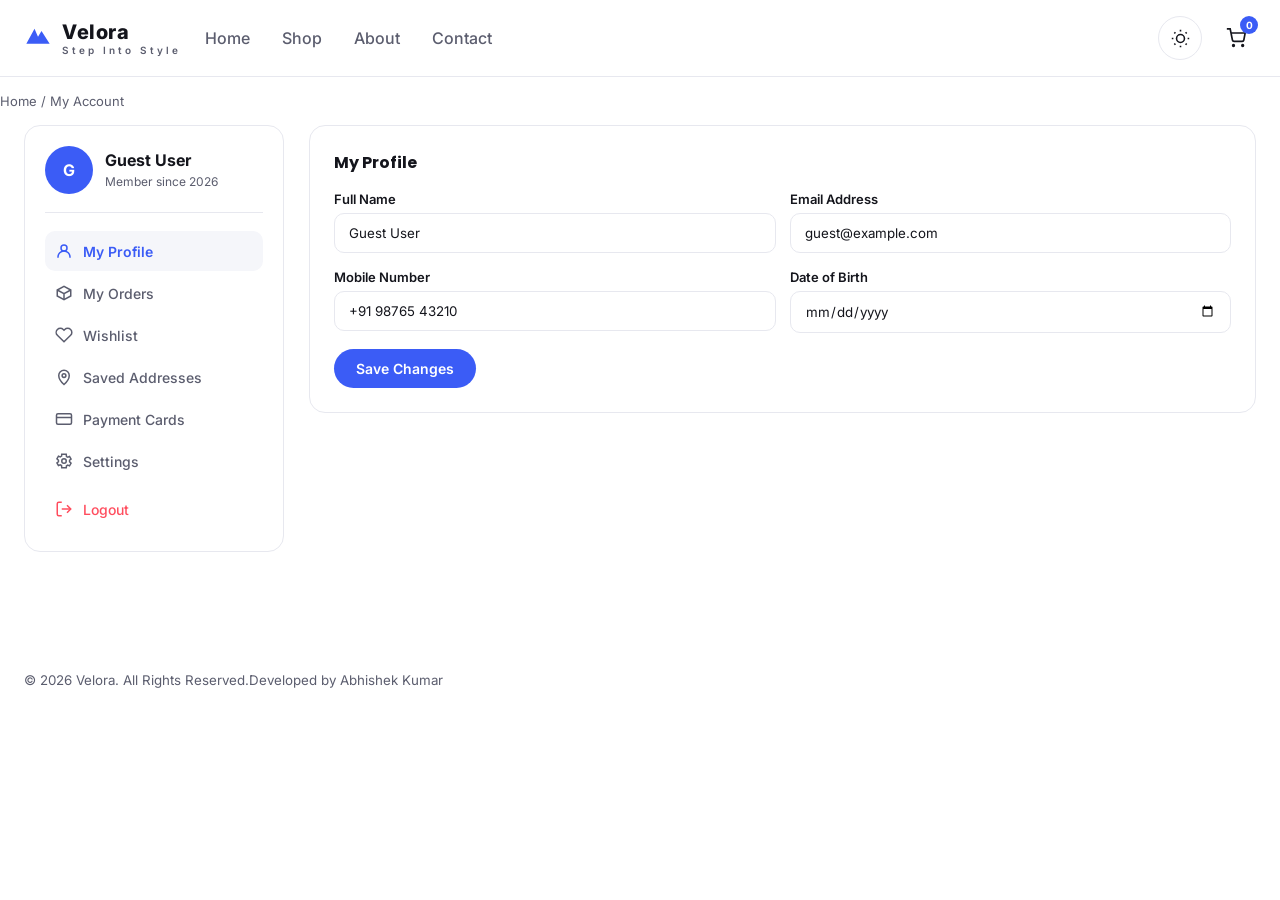
<file: profile.html>
<!DOCTYPE html>
<html lang="en">
<head>
<meta charset="UTF-8">
<meta name="viewport" content="width=device-width, initial-scale=1.0">
<title>My Account — Velora</title>
<link rel="stylesheet" href="css/style.css">
</head>
<body>

<header class="nav">
  <div class="nav-inner container">
    <a href="index.html" class="logo">
      <svg width="28" height="28" viewBox="0 0 24 24" fill="none"><path d="M2 17L9 4L12 11L15 6L22 17H2Z" fill="var(--brand)"/></svg>
      <span>Velora<small>Step Into Style</small></span>
    </a>
    <nav class="nav-links">
      <a href="index.html">Home</a>
      <a href="shop.html">Shop</a>
      <a href="about.html">About</a>
      <a href="contact.html">Contact</a>
    </nav>
    <div class="nav-icons" style="margin-left:auto">
      <button class="theme-toggle" onclick="toggleTheme()" aria-label="Toggle dark mode">
        <svg id="themeIcon" width="19" height="19" viewBox="0 0 24 24" fill="none" stroke="currentColor" stroke-width="2"></svg>
      </button>
      <a class="icon-btn" href="cart.html" aria-label="Cart">
        <svg width="20" height="20" viewBox="0 0 24 24" fill="none" stroke="currentColor" stroke-width="2"><circle cx="9" cy="21" r="1"/><circle cx="20" cy="21" r="1"/><path d="M1 1h4l2.7 13.4a2 2 0 0 0 2 1.6h9.7a2 2 0 0 0 2-1.6L23 6H6"/></svg>
        <span class="badge" id="cartCount">0</span>
      </a>
    </div>
  </div>
</header>

<div class="container breadcrumb"><a href="index.html">Home</a> / My Account</div>

<section class="container" style="padding-bottom:60px">
  <div class="profile-layout">

    <aside class="profile-menu">
      <div class="profile-menu-head">
        <div class="profile-avatar" id="profileInitial">G</div>
        <div>
          <strong id="profileName" style="display:block;color:var(--text)">Guest User</strong>
          <span style="font-size:12px;color:var(--text-soft)">Member since 2026</span>
        </div>
      </div>
      <a href="#" class="active" onclick="showProfileTab(event, 'profile')">
        <svg width="18" height="18" viewBox="0 0 24 24" fill="none" stroke="currentColor" stroke-width="2"><circle cx="12" cy="8" r="4"/><path d="M4 21v-1a8 8 0 0 1 16 0v1"/></svg> My Profile</a>
      <a href="#" onclick="showProfileTab(event, 'orders')">
        <svg width="18" height="18" viewBox="0 0 24 24" fill="none" stroke="currentColor" stroke-width="2"><path d="M21 8 12 3 3 8v8l9 5 9-5z"/><path d="M3 8l9 5 9-5M12 13v8"/></svg> My Orders</a>
      <a href="wishlist.html">
        <svg width="18" height="18" viewBox="0 0 24 24" fill="none" stroke="currentColor" stroke-width="2"><path d="M20.8 4.6a5.5 5.5 0 0 0-7.8 0L12 5.6l-1-1a5.5 5.5 0 0 0-7.8 7.8l1 1L12 21l7.8-7.6 1-1a5.5 5.5 0 0 0 0-7.8z"/></svg> Wishlist</a>
      <a href="#" onclick="showProfileTab(event, 'addresses')">
        <svg width="18" height="18" viewBox="0 0 24 24" fill="none" stroke="currentColor" stroke-width="2"><path d="M12 22s7-6.2 7-12a7 7 0 1 0-14 0c0 5.8 7 12 7 12Z"/><circle cx="12" cy="10" r="2.5"/></svg> Saved Addresses</a>
      <a href="#" onclick="showProfileTab(event, 'cards')">
        <svg width="18" height="18" viewBox="0 0 24 24" fill="none" stroke="currentColor" stroke-width="2"><rect x="2" y="5" width="20" height="14" rx="2"/><path d="M2 10h20"/></svg> Payment Cards</a>
      <a href="#" onclick="showProfileTab(event, 'settings')">
        <svg width="18" height="18" viewBox="0 0 24 24" fill="none" stroke="currentColor" stroke-width="2"><circle cx="12" cy="12" r="3"/><path d="M19.4 13a7.6 7.6 0 0 0 0-2l2-1.5-2-3.5-2.4 1a7.5 7.5 0 0 0-1.7-1L15 3h-6l-.3 2.5a7.5 7.5 0 0 0-1.7 1l-2.4-1-2 3.5L4.6 11a7.6 7.6 0 0 0 0 2l-2 1.5 2 3.5 2.4-1a7.5 7.5 0 0 0 1.7 1L9 21h6l.3-2.5a7.5 7.5 0 0 0 1.7-1l2.4 1 2-3.5Z"/></svg> Settings</a>
      <a href="#" class="logout" onclick="doLogout(event)">
        <svg width="18" height="18" viewBox="0 0 24 24" fill="none" stroke="currentColor" stroke-width="2"><path d="M9 21H5a2 2 0 0 1-2-2V5a2 2 0 0 1 2-2h4"/><path d="m16 17 5-5-5-5"/><path d="M21 12H9"/></svg> Logout</a>
    </aside>

    <div>
      <div id="tab-profile" class="profile-tab">
        <div class="form-card">
          <h3>My Profile</h3>
          <div class="form-grid-2">
            <div class="form-field"><label>Full Name</label><input type="text" id="profileNameInput" value="Guest User"></div>
            <div class="form-field"><label>Email Address</label><input type="email" value="guest@example.com"></div>
          </div>
          <div class="form-grid-2">
            <div class="form-field"><label>Mobile Number</label><input type="tel" value="+91 98765 43210"></div>
            <div class="form-field"><label>Date of Birth</label><input type="date"></div>
          </div>
          <button class="btn btn-primary" onclick="saveProfile()">Save Changes</button>
        </div>
      </div>

      <div id="tab-orders" class="profile-tab" style="display:none">
        <div class="order-card">
          <div class="order-head"><span>Order #US10234 · 2 items</span><span class="status-tag status-delivered">Delivered</span></div>
          <p style="font-size:13.5px;color:var(--text-soft)">Air Glide Runner (UK 9), Featherlite Sprint (UK 6) · ₹6,798</p>
        </div>
        <div class="order-card">
          <div class="order-head"><span>Order #US10221 · 1 item</span><span class="status-tag status-transit">In Transit</span></div>
          <p style="font-size:13.5px;color:var(--text-soft)">Court Snap Sneaker (UK 8) · ₹2,999</p>
        </div>
        <div class="order-card">
          <div class="order-head"><span>Order #US10198 · 1 item</span><span class="status-tag status-cancelled">Cancelled</span></div>
          <p style="font-size:13.5px;color:var(--text-soft)">Trail Blaze Pro (UK 9) · ₹4,199</p>
        </div>
      </div>

      <div id="tab-addresses" class="profile-tab" style="display:none">
        <div class="form-card">
          <h3>Saved Addresses</h3>
          <label class="pay-option"><input type="radio" name="addr" checked>
            <div><strong style="color:var(--text)">Home</strong><p style="font-size:13.5px;color:var(--text-soft)">221B, MG Road, Gaya, Bihar - 823001</p></div>
          </label>
          <label class="pay-option"><input type="radio" name="addr">
            <div><strong style="color:var(--text)">Office</strong><p style="font-size:13.5px;color:var(--text-soft)">4th Floor, Tech Park, Patna, Bihar - 800001</p></div>
          </label>
          <button class="btn btn-outline" onclick="showToast('Add address form would open here')">+ Add New Address</button>
        </div>
      </div>

      <div id="tab-cards" class="profile-tab" style="display:none">
        <div class="form-card">
          <h3>Saved Cards</h3>
          <div id="cardList"></div>
        </div>
        <div class="form-card">
          <h3>Add a New Card</h3>
          <form onsubmit="addCard(event)">
            <div class="form-field"><label>Name on Card</label><input type="text" id="cardName" placeholder="e.g. Guest User" required></div>
            <div class="form-field"><label>Card Number</label><input type="text" id="cardNumber" placeholder="1234 5678 9012 3456" maxlength="19" required></div>
            <div class="form-grid-2">
              <div class="form-field"><label>Expiry (MM/YY)</label><input type="text" id="cardExpiry" placeholder="MM/YY" maxlength="5" required></div>
              <div class="form-field"><label>CVV</label><input type="password" id="cardCvv" placeholder="•••" maxlength="3" required></div>
            </div>
            <button type="submit" class="btn btn-primary">Save Card</button>
          </form>
          <p style="font-size:12px;color:var(--text-soft);margin-top:12px">This is a school project demo, so card details are only saved on your own browser and are never sent anywhere.</p>
        </div>
      </div>

      <div id="tab-settings" class="profile-tab" style="display:none">
        <div class="form-card">
          <h3>Settings</h3>
          <div class="form-row"><span>Dark Mode</span><button class="btn btn-outline btn-sm" onclick="toggleTheme()">Toggle</button></div>
          <div class="form-row"><span>Email Notifications</span><label><input type="checkbox" checked> Enabled</label></div>
          <div class="form-row"><span>SMS Notifications</span><label><input type="checkbox"> Enabled</label></div>
        </div>
      </div>
    </div>
  </div>
</section>

<div class="toast" id="toast"></div>

<footer>
  <div class="container foot-bottom" style="border-top:none;padding-top:0">
    <small>© <span id="year"></span> Velora. All Rights Reserved.Developed by Abhishek Kumar</small>
  </div>
</footer>

<script src="js/data.js"></script>
<script src="js/cart.js"></script>
<script src="js/main.js"></script>
<script>
  var savedUser = localStorage.getItem("user");
  if (savedUser !== null) {
    var userObj = JSON.parse(savedUser);
    document.getElementById("profileName").textContent = userObj.name;
    document.getElementById("profileInitial").textContent = userObj.name.charAt(0).toUpperCase();
    document.getElementById("profileNameInput").value = userObj.name;
  }

  function saveProfile() {
    var newName = document.getElementById("profileNameInput").value.trim();
    if (newName === "") {
      showToast("Please enter a name");
      return;
    }
    localStorage.setItem("user", JSON.stringify({ name: newName }));
    document.getElementById("profileName").textContent = newName;
    document.getElementById("profileInitial").textContent = newName.charAt(0).toUpperCase();
    showToast("Profile updated");
  }

  function showProfileTab(event, tabName) {
    event.preventDefault();
    var tabs = document.querySelectorAll(".profile-tab");
    for (var i = 0; i < tabs.length; i++) {
      tabs[i].style.display = "none";
    }
    document.getElementById("tab-" + tabName).style.display = "block";

    var links = document.querySelectorAll(".profile-menu a");
    for (var j = 0; j < links.length; j++) {
      links[j].classList.remove("active");
    }
    event.currentTarget.classList.add("active");
  }

  function doLogout(event) {
    event.preventDefault();
    localStorage.removeItem("user");
    showToast("Logged out successfully");
    setTimeout(function () { window.location.href = "login.html"; }, 700);
  }

  /* ---- Payment cards ---- */
  function getCards() {
    var saved = localStorage.getItem("cards");
    return (saved === null) ? [] : JSON.parse(saved);
  }
  function saveCards(list) {
    localStorage.setItem("cards", JSON.stringify(list));
  }

  function showCardList() {
    var cards = getCards();
    var box = document.getElementById("cardList");

    if (cards.length === 0) {
      box.innerHTML = '<p style="color:var(--text-soft);font-size:14px">You have not added any cards yet.</p>';
      return;
    }

    var html = "";
    for (var i = 0; i < cards.length; i++) {
      var card = cards[i];
      var last4 = card.number.slice(-4);

      html += '<div class="card-item">';
      html +=   '<div class="card-details">';
      html +=     '<span class="card-chip"><svg width="16" height="16" viewBox="0 0 24 24" fill="none" stroke="currentColor" stroke-width="2"><rect x="2" y="5" width="20" height="14" rx="2"/><path d="M2 10h20"/></svg></span>';
      html +=     '<div><strong style="color:var(--text)">•••• •••• •••• ' + last4 + '</strong><br>';
      html +=     '<span style="font-size:12.5px;color:var(--text-soft)">' + card.name + ' · Expires ' + card.expiry + '</span></div>';
      html +=   '</div>';
      html +=   '<button class="remove-btn" onclick="removeCard(' + i + ')">Remove</button>';
      html += '</div>';
    }
    box.innerHTML = html;
  }

  function addCard(event) {
    event.preventDefault();
    var name = document.getElementById("cardName").value.trim();
    var number = document.getElementById("cardNumber").value.replace(/\s/g, "");
    var expiry = document.getElementById("cardExpiry").value.trim();
    var cvv = document.getElementById("cardCvv").value.trim();

    if (number.length < 12 || isNaN(number)) {
      showToast("Please enter a valid card number");
      return;
    }
    if (cvv.length !== 3) {
      showToast("CVV should be 3 digits");
      return;
    }

    var cards = getCards();
    cards.push({ name: name, number: number, expiry: expiry });
    saveCards(cards);
    showCardList();
    event.target.reset();
    showToast("Card added");
  }

  function removeCard(index) {
    var cards = getCards();
    cards.splice(index, 1);
    saveCards(cards);
    showCardList();
    showToast("Card removed");
  }

  showCardList();
</script>
</body>
</html>
</file>
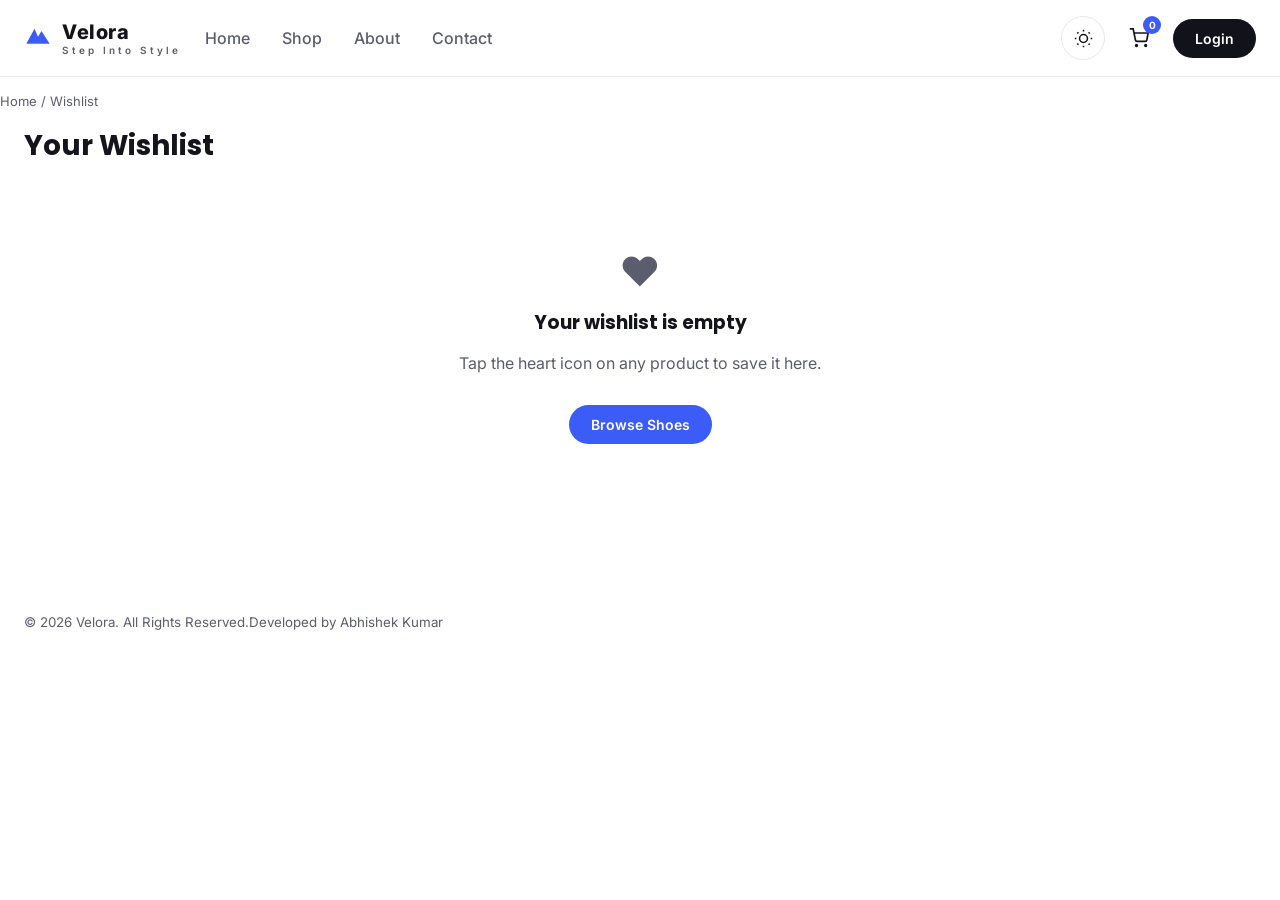
<file: wishlist.html>
<!DOCTYPE html>
<html lang="en">
<head>
<meta charset="UTF-8">
<meta name="viewport" content="width=device-width, initial-scale=1.0">
<title>Wishlist — Velora</title>
<link rel="stylesheet" href="css/style.css">
</head>
<body>

<header class="nav">
  <div class="nav-inner container">
    <a href="index.html" class="logo">
      <svg width="28" height="28" viewBox="0 0 24 24" fill="none"><path d="M2 17L9 4L12 11L15 6L22 17H2Z" fill="var(--brand)"/></svg>
      <span>Velora<small>Step Into Style</small></span>
    </a>
    <nav class="nav-links">
      <a href="index.html">Home</a>
      <a href="shop.html">Shop</a>
      <a href="about.html">About</a>
      <a href="contact.html">Contact</a>
    </nav>
    <div class="nav-icons" style="margin-left:auto">
      <button class="theme-toggle" onclick="toggleTheme()" aria-label="Toggle dark mode">
        <svg id="themeIcon" width="19" height="19" viewBox="0 0 24 24" fill="none" stroke="currentColor" stroke-width="2"></svg>
      </button>
      <a class="icon-btn" href="cart.html" aria-label="Cart">
        <svg width="20" height="20" viewBox="0 0 24 24" fill="none" stroke="currentColor" stroke-width="2"><circle cx="9" cy="21" r="1"/><circle cx="20" cy="21" r="1"/><path d="M1 1h4l2.7 13.4a2 2 0 0 0 2 1.6h9.7a2 2 0 0 0 2-1.6L23 6H6"/></svg>
        <span class="badge" id="cartCount">0</span>
      </a>
      <span id="userNavArea"></span>
    </div>
  </div>
</header>

<div class="container breadcrumb"><a href="index.html">Home</a> / Wishlist</div>

<section class="container" style="padding-bottom:60px">
  <div class="section-head"><h2>Your Wishlist</h2></div>
  <div class="prod-grid" id="wishGrid"></div>
</section>

<div class="toast" id="toast"></div>

<footer>
  <div class="container foot-bottom" style="border-top:none;padding-top:0">
    <small>© <span id="year"></span> Velora. All Rights Reserved.Developed by Abhishek Kumar</small>
  </div>
</footer>

<script src="js/data.js"></script>
<script src="js/cart.js"></script>
<script src="js/main.js"></script>
<script>
  function renderWishlistPage() {
    var wishIds = getWishlist();
    var grid = document.getElementById("wishGrid");

    var items = [];
    for (var i = 0; i < products.length; i++) {
      if (wishIds.indexOf(products[i].id) !== -1) {
        items.push(products[i]);
      }
    }

    if (items.length === 0) {
      grid.innerHTML =
        '<div class="no-results" style="grid-column:1/-1">' +
          '<div class="big-ico">❤</div>' +
          '<h3 style="color:var(--text)">Your wishlist is empty</h3>' +
          '<p>Tap the heart icon on any product to save it here.</p>' +
          '<a href="shop.html" class="btn btn-primary" style="margin-top:16px">Browse Shoes</a>' +
        '</div>';
      return;
    }

    var html = "";
    for (var j = 0; j < items.length; j++) {
      var item = items[j];
      var discount = Math.round(100 - (item.price / item.old * 100));

      html += '<div class="prod-card">';
      html +=   '<div class="prod-thumb">';
      html +=     '<span class="discount-tag">-' + discount + '%</span>';
      html +=     '<button class="wish-btn active" onclick="removeWish(' + item.id + ')">';
      html +=       '<svg width="16" height="16" viewBox="0 0 24 24" fill="currentColor" stroke="currentColor" stroke-width="2"><path d="M20.8 4.6a5.5 5.5 0 0 0-7.8 0L12 5.6l-1-1a5.5 5.5 0 0 0-7.8 7.8l1 1L12 21l7.8-7.6 1-1a5.5 5.5 0 0 0 0-7.8z"/></svg>';
      html +=     '</button>';
      html +=     '<a href="product.html?id=' + item.id + '"><img src="' + item.img + '" alt="' + item.name + '"></a>';
      html +=   '</div>';
      html +=   '<div class="prod-body">';
      html +=     '<span class="prod-brand">' + item.brand + '</span>';
      html +=     '<h4><a href="product.html?id=' + item.id + '">' + item.name + '</a></h4>';
      html +=     '<div class="price-row"><span class="price">' + formatPrice(item.price) + '</span></div>';
      html +=     '<div class="stars">' + starsText(item.rating) + ' <span>(' + item.reviews + ')</span></div>';
      html +=     '<button class="add-cart-btn" onclick="addToCart(' + item.id + ', ' + item.sizes[0] + ', \'' + item.colors[0] + '\', 1)">Add to Cart</button>';
      html +=   '</div>';
      html += '</div>';
    }
    grid.innerHTML = html;
  }

  function removeWish(id) {
    toggleWishlist(id);
    renderWishlistPage();
  }

  renderWishlistPage();
</script>
</body>
</html>
</file>
<file: css/style.css>
/* ==========================================================================
   STYLE.CSS
   Velora- main stylesheet.
   Colours and sizes are kept in CSS variables at the top, so the whole
   site can be re-themed just by changing the values in :root.
   ========================================================================== */

@import url('https://fonts.googleapis.com/css2?family=Poppins:wght@500;600;700;800&family=Inter:wght@400;500;600;700&display=swap');

:root{
  --brand: #3B5CF6;
  --brand-dark: #2947D6;
  --coral: #FF4D5E;
  --gold: #FFB020;
  --green: #1FAE5D;
  --ink: #12131A;
  --paper: #FFFFFF;
  --cloud: #F5F6FA;
  --line: #E7E8EF;
  --text: #14151C;
  --text-soft: #5B5D6E;
  --card: #FFFFFF;
  --shadow: 0 10px 30px rgba(18,19,26,0.08);
  --radius: 16px;
}

[data-theme="dark"]{
  --ink: #F4F5FA;
  --paper: #0E0F14;
  --cloud: #16171F;
  --line: #262834;
  --text: #F0F1F6;
  --text-soft: #9799AC;
  --card: #191A22;
  --shadow: 0 10px 30px rgba(0,0,0,0.45);
}

/* ---------- Reset ---------- */
*{ box-sizing: border-box; }
html{ scroll-behavior: smooth; }
body{
  margin: 0;
  font-family: 'Inter', sans-serif;
  background: var(--paper);
  color: var(--text);
  transition: background .3s ease, color .3s ease;
}
h1, h2, h3, h4{ font-family: 'Poppins', sans-serif; margin: 0; }
a{ text-decoration: none; color: inherit; }
ul{ list-style: none; margin: 0; padding: 0; }
button{ font-family: inherit; cursor: pointer; border: none; background: none; color: inherit; }
img{ max-width: 100%; display: block; }
:focus-visible{ outline: 2px solid var(--brand); outline-offset: 2px; }

.container{ max-width: 1320px; margin: 0 auto; padding: 0 24px; }

/* ==========================================================================
   TOP BAR
   ========================================================================== */
.topbar{
  background: var(--ink);
  color: var(--paper);
  font-size: 13px;
  padding: 8px 0;
}
[data-theme="dark"] .topbar{ background: #000; color: #F4F5FA; }
.topbar .container{ display: flex; justify-content: space-between; align-items: center; flex-wrap: wrap; gap: 6px; }
.topbar-links{ display: flex; gap: 20px; }
.topbar-links a{ opacity: .85; transition: opacity .2s; }
.topbar-links a:hover{ opacity: 1; }
.promo{ display: flex; align-items: center; gap: 6px; font-weight: 500; }

/* ==========================================================================
   NAV
   ========================================================================== */
header.nav{
  position: sticky;
  top: 0;
  z-index: 60;
  background: var(--paper);
  border-bottom: 1px solid var(--line);
}
.nav-inner{
  display: flex;
  align-items: center;
  justify-content: space-between;
  padding: 16px 24px;
  gap: 24px;
}
.logo{ display: flex; align-items: center; gap: 10px; font-weight: 800; font-size: 20px; letter-spacing: .5px; }
.logo svg{ flex-shrink: 0; }
.logo small{ display: block; font-size: 10px; font-weight: 600; letter-spacing: 3px; color: var(--text-soft); }

.nav-links{ display: flex; gap: 32px; font-weight: 500; }
.nav-links a{ position: relative; padding: 6px 0; color: var(--text-soft); transition: color .2s; }
.nav-links a.active, .nav-links a:hover{ color: var(--brand); }
.nav-links a.active::after{
  content: ""; position: absolute; left: 0; right: 0; bottom: -4px; height: 2px; background: var(--brand); border-radius: 2px;
}

.search-box{
  flex: 1; max-width: 340px; display: flex; align-items: center; gap: 8px;
  background: var(--cloud); border: 1px solid var(--line); border-radius: 999px; padding: 10px 16px;
}
.search-box input{ border: none; background: none; outline: none; width: 100%; color: var(--text); font-size: 14px; font-family: inherit; }
.search-box input::placeholder{ color: var(--text-soft); }
.search-box svg{ flex-shrink: 0; color: var(--text-soft); }

.nav-icons{ display: flex; align-items: center; gap: 14px; }
.icon-btn{
  position: relative; width: 40px; height: 40px; display: flex; align-items: center; justify-content: center;
  border-radius: 50%; transition: background .2s;
}
.icon-btn:hover{ background: var(--cloud); }
.badge{
  position: absolute; top: -2px; right: -2px; background: var(--brand); color: #fff; font-size: 10px; font-weight: 700;
  min-width: 18px; height: 18px; border-radius: 50%; display: flex; align-items: center; justify-content: center; padding: 0 4px;
}
.user-pill{
  display: flex; align-items: center; gap: 6px; padding: 8px 16px; border-radius: 999px; background: var(--cloud);
  font-size: 13.5px; font-weight: 600; white-space: nowrap;
}
.user-pill:hover{ background: var(--line); }

.btn{
  padding: 11px 22px; border-radius: 999px; font-weight: 600; font-size: 14px; display: inline-flex; align-items: center; gap: 8px;
  transition: transform .15s ease, box-shadow .2s ease, background .2s;
}
.btn:active{ transform: scale(.97); }
.btn-primary{ background: var(--brand); color: #fff; }
.btn-primary:hover{ background: var(--brand-dark); box-shadow: 0 8px 20px rgba(59,92,246,.35); }
.btn-dark{ background: var(--ink); color: var(--paper); }
.btn-dark:hover{ opacity: .85; }
.btn-outline{ border: 1.5px solid var(--line); color: var(--text); }
.btn-outline:hover{ border-color: var(--brand); color: var(--brand); }
.btn-block{ width: 100%; justify-content: center; }
.btn-sm{ padding: 8px 16px; font-size: 13px; }

.theme-toggle{
  width: 44px; height: 44px; border-radius: 50%; border: 1px solid var(--line); display: flex; align-items: center; justify-content: center;
  transition: background .2s;
}
.theme-toggle:hover{ background: var(--cloud); }

.burger{ display: none; width: 40px; height: 40px; }
.burger span{ display: block; width: 22px; height: 2px; background: var(--text); margin: 5px auto; border-radius: 2px; }

.mobile-nav{
  display: none; flex-direction: column; gap: 4px; padding: 12px 24px 20px; border-top: 1px solid var(--line);
  background: var(--paper);
}
.mobile-nav a{ padding: 12px 4px; font-weight: 500; border-bottom: 1px solid var(--line); color: var(--text-soft); }
.mobile-nav.open{ display: flex; }

.breadcrumb{ font-size: 13px; color: var(--text-soft); padding: 16px 0; }
.breadcrumb a:hover{ color: var(--brand); }

/* ==========================================================================
   HERO SLIDESHOW
   ========================================================================== */
.hero{
  position: relative; overflow: hidden;
  background: linear-gradient(120deg, #e9edf7, #cfd6e8);
  color: #14151C;
}
[data-theme="dark"] .hero{ background: linear-gradient(120deg, #1b1d29, #101117); color: #F4F5FA; }
.hero-slides{ position: relative; min-height: 460px; }
.hero-slide{
  position: absolute; inset: 0; display: grid; grid-template-columns: 1fr 1fr; align-items: center;
  opacity: 0; visibility: hidden; transition: opacity .6s ease;
}
.hero-slide.active{ opacity: 1; visibility: visible; position: relative; }
.hero-copy{ padding: 60px 24px; max-width: 520px; margin-left: auto; }
.eyebrow{
  display: inline-flex; align-items: center; gap: 8px; font-size: 13px; font-weight: 700; color: var(--brand);
  background: rgba(59,92,246,.1); padding: 6px 14px; border-radius: 999px; margin-bottom: 18px;
}
.hero-copy h1{ font-size: clamp(32px, 5vw, 52px); line-height: 1.05; font-weight: 800; margin-bottom: 18px; }
.hero-copy h1 span{ color: var(--brand); display: block; }
.hero-copy p{ font-size: 16px; color: var(--text-soft); line-height: 1.6; margin-bottom: 28px; max-width: 420px; }
.hero-img-wrap{ position: relative; display: flex; justify-content: center; padding: 20px; }
.hero-img-wrap img{ width: 100%; max-width: 460px; border-radius: 24px; box-shadow: var(--shadow); object-fit: cover; aspect-ratio: 4/3; }

.hero-arrow{
  position: absolute; top: 50%; transform: translateY(-50%); z-index: 5; width: 44px; height: 44px; border-radius: 50%;
  background: var(--paper); box-shadow: var(--shadow); display: flex; align-items: center; justify-content: center;
  color: var(--text); transition: background .2s, color .2s; font-size: 20px;
}
.hero-arrow:hover{ background: var(--brand); color: #fff; }
.hero-arrow.prev{ left: 20px; }
.hero-arrow.next{ right: 20px; }
.hero-dots{ position: absolute; bottom: 22px; left: 0; right: 0; display: flex; justify-content: center; gap: 8px; }
.hero-dots button{ width: 26px; height: 5px; border-radius: 4px; background: rgba(59,92,246,.25); transition: .3s; }
.hero-dots button.active{ background: var(--brand); width: 36px; }

/* ==========================================================================
   FEATURES STRIP (overlaps hero bottom edge)
   ========================================================================== */
.features{
  background: var(--card); border: 1px solid var(--line); border-radius: var(--radius); margin: -34px auto 0; position: relative; z-index: 5;
  max-width: 1272px; box-shadow: var(--shadow);
  display: grid; grid-template-columns: repeat(4,1fr);
}
.feature{ display: flex; align-items: center; gap: 14px; padding: 26px 28px; border-right: 1px solid var(--line); }
.feature:last-child{ border-right: none; }
.feature .ico{ width: 44px; height: 44px; border-radius: 12px; background: rgba(59,92,246,.1); color: var(--brand); display: flex; align-items: center; justify-content: center; flex-shrink: 0; }
.feature h4{ font-size: 15px; margin-bottom: 2px; }
.feature p{ margin: 0; font-size: 13px; color: var(--text-soft); }

/* ==========================================================================
   SECTION HEADINGS
   ========================================================================== */
.section{ padding: 64px 0; }
.section-head{ display: flex; align-items: baseline; justify-content: space-between; margin-bottom: 30px; gap: 16px; flex-wrap: wrap; }
.section-head h2{ font-size: 28px; font-weight: 700; }
.view-all{ color: var(--brand); font-weight: 600; font-size: 14px; display: flex; align-items: center; gap: 6px; white-space: nowrap; }
.view-all:hover{ gap: 9px; }
.view-all svg{ transition: transform .2s; }

/* ==========================================================================
   SHOP BY CATEGORY (shoe types, with real photos)
   ========================================================================== */
.cat-grid{ display: grid; grid-template-columns: repeat(5, 1fr); gap: 20px; }
.cat-card{
  position: relative; border-radius: var(--radius); overflow: hidden; aspect-ratio: 4/3.6; cursor: pointer;
  border: 2px solid transparent; transition: border-color .25s, transform .25s;
}
.cat-card:hover{ transform: translateY(-4px); border-color: var(--brand); }
.cat-card img{ width: 100%; height: 100%; object-fit: cover; transition: transform .5s; }
.cat-card:hover img{ transform: scale(1.08); }
.cat-overlay{
  position: absolute; left: 12px; bottom: 12px; right: 12px; background: var(--paper); border-radius: 12px; padding: 10px 12px;
  display: flex; align-items: center; gap: 10px; box-shadow: var(--shadow);
}
.cat-overlay .badge-ico{ width: 32px; height: 32px; border-radius: 50%; background: var(--cloud); display: flex; align-items: center; justify-content: center; color: var(--brand); flex-shrink: 0; }
.cat-overlay strong{ display: block; font-size: 13.5px; }
.cat-overlay span{ font-size: 11.5px; color: var(--brand); font-weight: 600; }

/* ==========================================================================
   GENDER TABS (All / Men / Women / Kids)
   ========================================================================== */
.gender-tabs{ display: flex; gap: 10px; margin-bottom: 26px; flex-wrap: wrap; }
.gender-tab{
  padding: 10px 22px; border-radius: 999px; border: 1.5px solid var(--line); font-weight: 600; font-size: 14px;
  color: var(--text-soft); transition: all .2s;
}
.gender-tab:hover{ border-color: var(--brand); color: var(--brand); }
.gender-tab.active{ background: var(--brand); color: #fff; border-color: var(--brand); }

.shop-head-row{ display: flex; align-items: center; justify-content: space-between; gap: 16px; flex-wrap: wrap; margin-bottom: 20px; }
.filter-toggle-btn{ display: none; align-items: center; gap: 8px; }

/* ==========================================================================
   SHOP LAYOUT (sidebar filters + product grid)
   ========================================================================== */
.shop-layout{ display: grid; grid-template-columns: 260px 1fr; gap: 28px; align-items: start; }
.filters-sidebar{
  background: var(--card); border: 1px solid var(--line); border-radius: var(--radius); padding: 22px;
  position: sticky; top: 90px;
}
.filters-head{ display: none; align-items: center; justify-content: space-between; margin-bottom: 16px; }
.filter-group{ padding-bottom: 20px; margin-bottom: 20px; border-bottom: 1px solid var(--line); }
.filter-group:last-of-type{ border-bottom: none; margin-bottom: 16px; }
.filter-group h5{ font-size: 13px; text-transform: uppercase; letter-spacing: .5px; color: var(--text-soft); margin-bottom: 14px; }
.filter-list label{ display: flex; align-items: center; gap: 9px; font-size: 14px; margin-bottom: 11px; cursor: pointer; color: var(--text); }
.filter-list input[type="checkbox"]{ width: 16px; height: 16px; accent-color: var(--brand); cursor: pointer; }
.filter-count{ color: var(--text-soft); font-size: 12px; margin-left: auto; }
.size-grid{ display: flex; flex-wrap: wrap; gap: 8px; }
.size-btn{
  min-width: 42px; height: 38px; padding: 0 4px; border-radius: 9px; border: 1.5px solid var(--line); font-size: 13px; font-weight: 600;
  color: var(--text); transition: all .2s; background: var(--paper);
}
.size-btn:hover{ border-color: var(--brand); color: var(--brand); }
.size-btn.active{ background: var(--brand); color: #fff; border-color: var(--brand); }
.color-grid{ display: flex; flex-wrap: wrap; gap: 12px; }
.color-swatch{
  width: 28px; height: 28px; border-radius: 50%; border: 2px solid var(--line); cursor: pointer; position: relative;
  box-shadow: inset 0 0 0 2px var(--card); transition: transform .15s;
}
.color-swatch:hover{ transform: scale(1.1); }
.color-swatch.active{ border-color: var(--brand); }
.color-swatch.active::after{
  content: "✓"; position: absolute; inset: 0; display: flex; align-items: center; justify-content: center; font-size: 12px;
  color: #fff; text-shadow: 0 0 3px rgba(0,0,0,.6);
}
.clear-filters-btn{ width: 100%; justify-content: center; }

.results-bar{ display: flex; align-items: center; justify-content: space-between; margin-bottom: 16px; font-size: 13px; color: var(--text-soft); gap: 12px; flex-wrap: wrap; }
.results-bar select{
  padding: 9px 14px; border-radius: 9px; border: 1px solid var(--line); background: var(--cloud); color: var(--text);
  font-family: inherit; font-size: 13px; outline: none;
}

/* ==========================================================================
   PRODUCT GRID + CARDS
   ========================================================================== */
.prod-grid{ display: grid; grid-template-columns: repeat(4, 1fr); gap: 20px; }
.prod-card{
  background: var(--card); border: 1px solid var(--line); border-radius: var(--radius); overflow: hidden;
  transition: box-shadow .25s, transform .25s; display: flex; flex-direction: column;
}
.prod-card:hover{ box-shadow: var(--shadow); transform: translateY(-4px); }
.prod-thumb{ position: relative; aspect-ratio: 4/3.3; overflow: hidden; background: var(--cloud); }
.prod-thumb img{ width: 100%; height: 100%; object-fit: cover; transition: transform .5s; }
.prod-card:hover .prod-thumb img{ transform: scale(1.06); }
.discount-tag{
  position: absolute; top: 12px; left: 12px; background: var(--coral); color: #fff; font-size: 11px; font-weight: 700;
  padding: 4px 9px; border-radius: 6px;
}
.wish-btn{
  position: absolute; top: 10px; right: 10px; width: 34px; height: 34px; border-radius: 50%; background: var(--paper);
  display: flex; align-items: center; justify-content: center; box-shadow: var(--shadow); color: var(--text-soft);
  transition: color .2s, transform .2s;
}
.wish-btn:hover{ transform: scale(1.08); }
.wish-btn.active{ color: var(--coral); }
.wish-btn.active svg{ fill: var(--coral); }
.prod-body{ padding: 16px 18px 18px; display: flex; flex-direction: column; gap: 6px; flex: 1; }
.prod-brand{ font-size: 11px; text-transform: uppercase; letter-spacing: .05em; color: var(--text-soft); }
.prod-body h4{ font-size: 15px; font-weight: 600; }
.price-row{ display: flex; align-items: center; gap: 8px; }
.price{ font-weight: 700; font-size: 16px; }
.old-price{ text-decoration: line-through; color: var(--text-soft); font-size: 13px; }
.stars{ display: flex; align-items: center; gap: 5px; color: var(--gold); font-size: 13px; }
.stars span{ color: var(--text-soft); }
.add-cart-btn{
  margin-top: 10px; width: 100%; padding: 10px; border-radius: 10px; background: var(--cloud); color: var(--text);
  font-weight: 600; font-size: 13px; display: flex; align-items: center; justify-content: center; gap: 8px;
  transition: background .2s, color .2s;
}
.add-cart-btn:hover{ background: var(--brand); color: #fff; }
.add-cart-btn.added{ background: var(--green); color: #fff; }
.mini-swatch-row{ display: flex; gap: 6px; margin-top: 2px; }
.mini-swatch{ width: 14px; height: 14px; border-radius: 50%; display: inline-block; border: 1px solid var(--line); }
.no-results{ grid-column: 1/-1; text-align: center; padding: 50px 20px; color: var(--text-soft); }
.no-results .big-ico{ font-size: 40px; margin-bottom: 12px; }

/* ==========================================================================
   OFFER + TESTIMONIAL SPLIT
   ========================================================================== */
.split2{ display: grid; grid-template-columns: 1.4fr 1fr; gap: 24px; align-items: stretch; }
.offer-card{
  border-radius: var(--radius); background: radial-gradient(circle at 20% 20%, #2a2d3d, #0e0f14 70%);
  color: #fff; padding: 34px 28px; position: relative; overflow: hidden; display: flex; flex-direction: column; justify-content: flex-end; min-height: 340px;
}
.offer-card img{ position: absolute; right: -10px; top: 20px; width: 70%; opacity: .95; filter: drop-shadow(0 20px 30px rgba(0,0,0,.5)); }
.offer-tag{ color: var(--gold); font-weight: 700; font-size: 13px; letter-spacing: 1px; margin-bottom: 10px; text-transform: uppercase; }
.offer-card h3{ font-size: 38px; font-weight: 800; margin-bottom: 6px; }
.offer-card h3 b{ color: var(--brand); font-size: 44px; }
.offer-card p{ color: rgba(255,255,255,.7); margin-bottom: 20px; font-size: 14px; }

.testi-card{
  background: var(--card); border: 1px solid var(--line); border-radius: var(--radius); padding: 30px 26px;
  display: flex; flex-direction: column; justify-content: space-between; position: relative; overflow: hidden;
}
.quote-mark{ color: var(--brand); font-size: 34px; font-family: Georgia, serif; line-height: 1; margin-bottom: 6px; }
.testi-text{ font-size: 15px; color: var(--text-soft); line-height: 1.6; min-height: 96px; }
.testi-person{ display: flex; align-items: center; gap: 12px; margin-top: 18px; }
.testi-person .avatar-circle{
  width: 42px; height: 42px; border-radius: 50%; background: var(--brand); color: #fff; font-weight: 700;
  display: flex; align-items: center; justify-content: center; flex-shrink: 0;
}
.testi-person strong{ display: block; font-size: 14px; }
.testi-person .stars{ margin-top: 2px; }
.testi-nav{ display: flex; align-items: center; justify-content: space-between; margin-top: 18px; }
.testi-dots{ display: flex; gap: 6px; }
.testi-dots button{ width: 8px; height: 8px; border-radius: 50%; background: var(--line); transition: .3s; }
.testi-dots button.active{ background: var(--brand); width: 22px; border-radius: 5px; }
.circle-btn{
  width: 34px; height: 34px; border-radius: 50%; border: 1px solid var(--line); display: flex; align-items: center; justify-content: center;
  transition: background .2s, color .2s;
}
.circle-btn:hover{ background: var(--brand); color: #fff; border-color: var(--brand); }

/* ==========================================================================
   NEWSLETTER
   ========================================================================== */
.newsletter{
  background: var(--ink); color: var(--paper); border-radius: var(--radius); padding: 30px 32px;
  display: flex; align-items: center; justify-content: space-between; gap: 24px; flex-wrap: wrap;
}
.newsletter h3{ font-size: 24px; }
.newsletter p{ color: #b9bcc4; font-size: 14px; margin-top: 4px; }
.newsletter-form{ display: flex; gap: 10px; flex: 1; max-width: 420px; }
.newsletter-form input{ flex: 1; padding: 12px 16px; border-radius: 999px; border: 1px solid #333844; background: #1b1e25; color: #fff; }

/* ==========================================================================
   FOOTER
   ========================================================================== */
footer{ padding: 60px 0 24px; }
.foot-grid{ display: grid; grid-template-columns: 1.6fr 1fr 1fr 1fr 1fr; gap: 32px; padding-bottom: 36px; border-bottom: 1px solid var(--line); }
.foot-grid h5{ font-size: 14px; margin-bottom: 16px; }
.foot-grid ul li{ margin-bottom: 10px; }
.foot-grid ul a{ color: var(--text-soft); font-size: 14px; transition: color .2s; }
.foot-grid ul a:hover{ color: var(--brand); }
.foot-brand p{ color: var(--text-soft); font-size: 14px; line-height: 1.6; margin-top: 12px; max-width: 280px; }
.socials{ display: flex; gap: 10px; }
.socials a{ width: 36px; height: 36px; border-radius: 50%; border: 1px solid var(--line); display: flex; align-items: center; justify-content: center; transition: background .2s, color .2s; }
.socials a:hover{ background: var(--brand); color: #fff; border-color: var(--brand); }
.foot-bottom{ display: flex; justify-content: space-between; align-items: center; padding-top: 22px; flex-wrap: wrap; gap: 12px; }
.foot-bottom small{ color: var(--text-soft); }
.cards-row{ display: flex; gap: 8px; }
.cards-row span{ font-size: 11px; font-weight: 700; padding: 6px 10px; border: 1px solid var(--line); border-radius: 6px; color: var(--text-soft); }

/* ==========================================================================
   CART DRAWER (slide-out panel)
   ========================================================================== */
.overlay{ position: fixed; inset: 0; background: rgba(10,10,14,.5); opacity: 0; visibility: hidden; transition: .3s; z-index: 90; }
.overlay.open{ opacity: 1; visibility: visible; }
.drawer{
  position: fixed; top: 0; right: -420px; width: 100%; max-width: 400px; height: 100%; background: var(--paper); z-index: 95;
  box-shadow: -10px 0 30px rgba(0,0,0,.2); transition: right .35s ease; display: flex; flex-direction: column;
}
.drawer.open{ right: 0; }
.drawer-head{ display: flex; align-items: center; justify-content: space-between; padding: 20px 22px; border-bottom: 1px solid var(--line); }
.drawer-body{ flex: 1; overflow-y: auto; padding: 10px 22px; }
.drawer-cart-item{ display: flex; gap: 12px; padding: 14px 0; border-bottom: 1px solid var(--line); }
.drawer-cart-item img{ width: 64px; height: 64px; border-radius: 10px; object-fit: cover; }
.drawer-cart-info{ flex: 1; }
.drawer-cart-info h5{ font-size: 14px; margin-bottom: 4px; }
.qty-row{ display: flex; align-items: center; gap: 10px; margin-top: 6px; }
.qty-btn{ width: 24px; height: 24px; border-radius: 6px; border: 1px solid var(--line); display: flex; align-items: center; justify-content: center; font-size: 14px; }
.remove-btn{ color: var(--coral); font-size: 12px; font-weight: 600; margin-left: auto; background: none; }
.drawer-foot{ padding: 18px 22px 24px; border-top: 1px solid var(--line); }
.drawer-foot .total-row{ display: flex; justify-content: space-between; margin-bottom: 14px; font-weight: 700; }
.empty-cart{ text-align: center; color: var(--text-soft); padding: 60px 0; font-size: 14px; }

/* ==========================================================================
   TOAST
   ========================================================================== */
.toast{
  position: fixed; bottom: 26px; left: 50%; transform: translateX(-50%) translateY(20px); background: var(--ink); color: var(--paper);
  padding: 12px 22px; border-radius: 999px; font-size: 13px; font-weight: 600; opacity: 0; visibility: hidden; transition: .3s; z-index: 200;
  box-shadow: var(--shadow); display: flex; align-items: center; gap: 8px;
}
.toast.show{ opacity: 1; visibility: visible; transform: translateX(-50%) translateY(0); }

/* ==========================================================================
   PAGE BANNER (about / contact / faq / policies / 404)
   ========================================================================== */
.page-banner{ background: var(--cloud); text-align: center; padding: 46px 0; border-bottom: 1px solid var(--line); }
.page-banner h1{ font-size: 34px; margin-top: 6px; }
.text-block{ max-width: 760px; margin: 0 auto; color: var(--text-soft); }
.text-block h3{ color: var(--text); margin: 24px 0 8px; font-size: 18px; }
.text-block p{ margin-bottom: 10px; line-height: 1.7; }
.faq-item{ border-bottom: 1px solid var(--line); padding: 16px 0; }
.faq-item summary{ cursor: pointer; font-weight: 600; list-style: none; }
.faq-item summary::-webkit-details-marker{ display: none; }
.faq-item p{ margin-top: 10px; color: var(--text-soft); font-size: 14.5px; }
.policy-tabs{ display: flex; gap: 8px; margin-bottom: 28px; flex-wrap: wrap; justify-content: center; }
.policy-tabs button{ padding: 9px 18px; border-radius: 999px; border: 1.5px solid var(--line); background: var(--paper); font-weight: 600; font-size: 13px; }
.policy-tabs button.active{ background: var(--brand); color: #fff; border-color: var(--brand); }
.policy-content{ display: none; }
.policy-content.active{ display: block; }
.error-box{ min-height: 60vh; display: flex; flex-direction: column; align-items: center; justify-content: center; text-align: center; padding: 40px; }
.error-box .big-number{ font-size: 90px; font-weight: 800; color: var(--brand); font-family: 'Poppins', sans-serif; }
.contact-grid{ display: grid; grid-template-columns: 1fr 1fr; gap: 28px; }
.contact-card{ display: flex; gap: 14px; background: var(--card); border: 1px solid var(--line); border-radius: var(--radius); padding: 18px; margin-bottom: 12px; }
.contact-card .ico{ width: 42px; height: 42px; border-radius: 50%; background: rgba(59,92,246,.1); color: var(--brand); display: flex; align-items: center; justify-content: center; flex-shrink: 0; }

/* Reusable form card, used on checkout / contact / profile / login */
.form-card{ background: var(--card); border: 1px solid var(--line); border-radius: var(--radius); padding: 24px; margin-bottom: 18px; }
.form-card h3{ font-size: 16px; margin-bottom: 16px; }
.form-field{ margin-bottom: 16px; }
.form-field label{ display: block; font-size: 13px; font-weight: 600; margin-bottom: 6px; }
.form-field input, .form-field select, .form-field textarea{
  width: 100%; padding: 11px 14px; border: 1px solid var(--line); border-radius: 10px; background: var(--paper); color: var(--text); font-family: inherit;
}
.form-field input:focus, .form-field textarea:focus{ border-color: var(--brand); }
.form-grid-2{ display: grid; grid-template-columns: 1fr 1fr; gap: 14px; }

/* ==========================================================================
   LOGIN / SIGN UP PAGE
   ========================================================================== */
.auth-wrap{ display: grid; grid-template-columns: 1fr 1fr; min-height: 100vh; }

/* ---- Left panel: black background, gold accent, shoe photo, badges ---- */
.auth-left{
  background: #0d0d0f; color: #fff; position: relative; overflow: hidden;
  display: flex; flex-direction: column; padding: 46px 46px 0;
}
.auth-gold{ color: #C9A455; }
.auth-logo{ display: flex; align-items: center; gap: 10px; margin-bottom: 46px; }
.auth-logo span{ font-size: 22px; font-weight: 800; letter-spacing: 2px; }
.auth-logo small{ display: block; font-size: 10px; letter-spacing: 3px; color: #C9A455; margin-top: 2px; }
.auth-left h2{ font-size: 34px; line-height: 1.2; margin-bottom: 14px; }
.auth-left p.auth-sub{ color: #b7b8c0; font-size: 14.5px; max-width: 320px; margin-bottom: 30px; }
.auth-shoe-wrap{ flex: 1; position: relative; margin: 0 -46px; min-height: 220px; }
.auth-shoe-wrap img{ position: absolute; inset: 0; width: 100%; height: 100%; object-fit: cover; object-position: center 30%; opacity: .92; }
.auth-shoe-wrap::before{
  content: ""; position: absolute; inset: 0; background: linear-gradient(0deg, #0d0d0f 0%, rgba(13,13,15,0) 55%); z-index: 1;
}
.auth-badges{
  position: relative; z-index: 2; display: grid; grid-template-columns: repeat(3, 1fr); gap: 10px;
  padding: 18px 10px 26px; margin: 0 -10px;
}
.auth-badge{ text-align: center; }
.auth-badge svg{ color: #C9A455; margin-bottom: 6px; }
.auth-badge span{ display: block; font-size: 12.5px; color: #e7e7ea; line-height: 1.3; }

/* ---- Right panel ---- */
.auth-right{ display: flex; align-items: center; justify-content: center; padding: 40px 24px; background: var(--paper); position: relative; }
.auth-lang{
  position: absolute; top: 26px; right: 32px; display: flex; align-items: center; gap: 6px;
  border: 1px solid var(--line); border-radius: 999px; padding: 8px 14px; font-size: 13px; font-weight: 600; color: var(--text-soft);
}
.auth-box{ width: 100%; max-width: 400px; }
.auth-box h1{ font-size: 28px; margin-bottom: 6px; }
.auth-box > p.sub{ color: var(--text-soft); font-size: 14.5px; margin-bottom: 28px; }

.input-icon-field{ position: relative; }
.input-icon-field svg.field-ico{ position: absolute; left: 14px; top: 50%; transform: translateY(-50%); color: var(--text-soft); pointer-events: none; }
.input-icon-field input{ padding-left: 42px; }
.input-icon-field .eye-toggle{
  position: absolute; right: 12px; top: 50%; transform: translateY(-50%); color: var(--text-soft); width: 24px; height: 24px;
  display: flex; align-items: center; justify-content: center;
}

.divider-or{ display: flex; align-items: center; gap: 12px; margin: 22px 0; color: var(--text-soft); font-size: 12.5px; }
.divider-or::before, .divider-or::after{ content: ""; flex: 1; height: 1px; background: var(--line); }
.social-btn{
  width: 100%; display: flex; align-items: center; justify-content: center; gap: 10px; padding: 12px;
  border: 1.5px solid var(--line); border-radius: 10px; font-weight: 600; font-size: 14px; margin-bottom: 10px;
}
.social-btn:hover{ border-color: var(--text-soft); }

.auth-bottom-perks{ display: flex; justify-content: center; gap: 26px; margin-top: 26px; flex-wrap: wrap; }
.auth-bottom-perks div{ display: flex; align-items: center; gap: 7px; font-size: 12.5px; color: var(--text-soft); }
.auth-bottom-perks svg{ color: var(--text-soft); flex-shrink: 0; }

.back-link{ display: inline-flex; align-items: center; gap: 6px; margin-bottom: 20px; font-size: 14px; color: var(--text-soft); }
.back-link:hover{ color: var(--brand); }
.auth-tabs{ display: flex; background: var(--cloud); border-radius: 999px; padding: 4px; margin-bottom: 22px; }
.auth-tabs button{ flex: 1; padding: 9px; border: none; background: none; border-radius: 999px; font-weight: 600; color: var(--text-soft); }
.auth-tabs button.active{ background: var(--card); color: var(--text); box-shadow: var(--shadow); }
.method-tabs{ display: flex; gap: 8px; margin-bottom: 18px; }
.method-tabs button{ flex: 1; padding: 9px; border-radius: 999px; border: 1.5px solid var(--line); background: var(--card); font-size: 13px; font-weight: 600; color: var(--text-soft); }
.method-tabs button.active{ border-color: var(--brand); color: var(--brand); }
.form-row{ display: flex; justify-content: space-between; align-items: center; font-size: 13px; margin-bottom: 18px; }
.form-row a{ color: #C9A455; font-weight: 600; }
.small-text{ text-align: center; margin-top: 20px; font-size: 13.5px; color: var(--text-soft); }
.small-text a{ color: #C9A455; font-weight: 700; }
.otp-row{ display: flex; gap: 10px; justify-content: space-between; margin-bottom: 18px; }
.otp-row input{ width: 48px; height: 54px; text-align: center; font-size: 20px; font-weight: 700; border: 1px solid var(--line); border-radius: 10px; background: var(--paper); color: var(--text); }

/* ==========================================================================
   CART / CHECKOUT PAGES
   ========================================================================== */
.cart-layout{ display: grid; grid-template-columns: 1fr 350px; gap: 25px; align-items: start; }
.cart-page-item{
  display: grid; grid-template-columns: 90px 1fr auto; gap: 15px; align-items: center;
  background: var(--card); border: 1px solid var(--line); border-radius: var(--radius); padding: 15px; margin-bottom: 12px;
}
.cart-page-item .item-image{ background: var(--cloud); border-radius: 10px; height: 80px; overflow: hidden; }
.cart-page-item .item-image img{ width: 100%; height: 100%; object-fit: cover; }
.cart-page-item h4{ font-size: 15px; margin-bottom: 4px; }
.cart-page-item .meta-text{ font-size: 12.5px; color: var(--text-soft); margin-right: 10px; }
.summary-box{ background: var(--card); border: 1px solid var(--line); border-radius: var(--radius); padding: 20px; position: sticky; top: 90px; }
.summary-box h3{ margin-bottom: 15px; }
.summary-line{ display: flex; justify-content: space-between; font-size: 14px; margin-bottom: 12px; color: var(--text-soft); }
.summary-line.total{ color: var(--text); font-weight: 700; font-size: 17px; border-top: 1px solid var(--line); padding-top: 12px; }
.coupon-row{ display: flex; gap: 8px; margin: 15px 0; }
.coupon-row input{ flex: 1; padding: 10px 12px; border: 1px solid var(--line); border-radius: 10px; background: var(--paper); color: var(--text); }
.pay-option{ display: flex; align-items: center; gap: 10px; border: 1.5px solid var(--line); border-radius: 10px; padding: 12px; margin-bottom: 10px; }
.checkout-layout{ display: grid; grid-template-columns: 1fr 350px; gap: 25px; align-items: start; }

/* ==========================================================================
   PROFILE PAGE
   ========================================================================== */
.profile-layout{ display: grid; grid-template-columns: 260px 1fr; gap: 25px; align-items: start; }
.profile-menu{ background: var(--card); border: 1px solid var(--line); border-radius: var(--radius); padding: 20px; position: sticky; top: 90px; }
.profile-menu-head{ display: flex; align-items: center; gap: 12px; margin-bottom: 18px; padding-bottom: 18px; border-bottom: 1px solid var(--line); }
.profile-avatar{ width: 48px; height: 48px; border-radius: 50%; background: var(--brand); color: #fff; font-weight: 700; display: flex; align-items: center; justify-content: center; flex-shrink: 0; }
.profile-menu a{ display: flex; align-items: center; gap: 10px; padding: 11px 10px; border-radius: 10px; font-weight: 500; font-size: 14px; color: var(--text-soft); margin-bottom: 2px; }
.profile-menu a:hover, .profile-menu a.active{ background: var(--cloud); color: var(--text); }
.profile-menu a.active{ color: var(--brand); font-weight: 600; }
.profile-menu a.logout{ color: var(--coral); margin-top: 8px; }
.order-card{ background: var(--card); border: 1px solid var(--line); border-radius: var(--radius); padding: 18px; margin-bottom: 14px; }
.order-head{ display: flex; justify-content: space-between; font-size: 13.5px; color: var(--text-soft); margin-bottom: 10px; }
.status-tag{ padding: 4px 12px; border-radius: 999px; font-size: 11px; font-weight: 700; }
.status-delivered{ background: rgba(31,174,93,.15); color: var(--green); }
.status-transit{ background: rgba(255,176,32,.18); color: var(--gold); }
.status-cancelled{ background: rgba(255,77,94,.15); color: var(--coral); }
.card-item{ display: flex; align-items: center; justify-content: space-between; border: 1px solid var(--line); border-radius: 10px; padding: 14px; margin-bottom: 10px; }
.card-item .card-details{ display: flex; align-items: center; gap: 12px; }
.card-chip{ width: 42px; height: 30px; border-radius: 6px; background: linear-gradient(135deg, var(--brand), var(--brand-dark)); display: flex; align-items: center; justify-content: center; color: #fff; }

/* ==========================================================================
   PRODUCT DETAIL PAGE
   ========================================================================== */
.product-detail{ display: grid; grid-template-columns: 1fr 1fr; gap: 40px; }
.main-image{ background: var(--cloud); border: 1px solid var(--line); border-radius: var(--radius); aspect-ratio: 1/1; overflow: hidden; }
.main-image img{ width: 100%; height: 100%; object-fit: cover; }
.thumb-row{ display: flex; gap: 10px; margin-top: 12px; }
.thumb-row .thumb{ width: 70px; height: 70px; border: 2px solid var(--line); border-radius: 10px; overflow: hidden; cursor: pointer; background: var(--cloud); }
.thumb-row .thumb img{ width: 100%; height: 100%; object-fit: cover; }
.thumb-row .thumb.active{ border-color: var(--brand); }

.pd-brand{ font-size: 12.5px; text-transform: uppercase; letter-spacing: .06em; color: var(--brand); font-weight: 700; }
.pd-title{ font-size: 30px; margin: 6px 0 10px; }
.pd-price{ display: flex; align-items: center; gap: 10px; margin-bottom: 18px; }
.pd-price .price{ font-size: 26px; }
.pd-desc{ color: var(--text-soft); font-size: 14.5px; margin-bottom: 22px; line-height: 1.7; }

.option-block{ margin-bottom: 20px; }
.option-block h5{ font-size: 13.5px; margin-bottom: 10px; }
.option-block .size-grid, .option-block .color-grid{ max-width: 380px; }

.qty-box{ display: flex; align-items: center; border: 1.5px solid var(--line); border-radius: 999px; width: fit-content; }
.qty-box button{ width: 38px; height: 38px; font-size: 17px; }
.qty-box span{ width: 36px; text-align: center; font-weight: 700; }

.action-row{ display: flex; gap: 12px; margin: 22px 0; }
.action-row .btn{ flex: 1; justify-content: center; }

.pd-perks{ display: flex; flex-direction: column; gap: 8px; font-size: 13.5px; color: var(--text-soft); }

.tabs-head{ display: flex; gap: 6px; border-bottom: 1px solid var(--line); margin-top: 54px; }
.tabs-head button{ padding: 12px 20px; font-weight: 600; font-size: 14.5px; color: var(--text-soft); border-bottom: 2px solid transparent; margin-bottom: -1px; }
.tabs-head button.active{ color: var(--brand); border-color: var(--brand); }
.tab-content{ display: none; padding: 22px 0; color: var(--text-soft); font-size: 14.5px; line-height: 1.7; }
.tab-content.active{ display: block; }
.spec-table{ width: 100%; border-collapse: collapse; }
.spec-table td{ padding: 10px 0; border-bottom: 1px solid var(--line); }
.spec-table td:first-child{ width: 200px; color: var(--text-soft); }

/* ==========================================================================
   RESPONSIVE (part 2)
   ========================================================================== */
@media (max-width: 1080px){
  .product-detail{ grid-template-columns: 1fr; }
}
@media (max-width: 1080px){
  .nav-links, .search-box{ display: none; }
  .burger{ display: block; }
  .cat-grid{ grid-template-columns: repeat(3,1fr); }
  .prod-grid{ grid-template-columns: repeat(2,1fr); }
  .split2{ grid-template-columns: 1fr; }
  .foot-grid{ grid-template-columns: repeat(2,1fr); }
  .hero-slide{ grid-template-columns: 1fr; }
  .hero-img-wrap{ order: -1; }
  .hero-copy{ margin: 0 auto; text-align: center; padding: 30px 24px 40px; }
  .hero-copy p{ margin-left: auto; margin-right: auto; }
  .features{ grid-template-columns: repeat(2,1fr); margin-top: 0; border-radius: 0; }
  .feature{ border-right: none; border-bottom: 1px solid var(--line); }

  .shop-layout{ grid-template-columns: 1fr; }
  .filter-toggle-btn{ display: inline-flex; }
  .filters-sidebar{
    position: fixed; top: 0; left: -320px; width: 300px; max-width: 85vw; height: 100%; z-index: 96;
    border-radius: 0; overflow-y: auto; transition: left .3s ease; box-shadow: var(--shadow);
  }
  .filters-sidebar.open{ left: 0; }
  .filters-head{ display: flex; }
  .cart-layout, .checkout-layout, .profile-layout{ grid-template-columns: 1fr; }
  .auth-wrap{ grid-template-columns: 1fr; }
  .auth-left{ display: none; }
  .contact-grid{ grid-template-columns: 1fr; }
}
@media (max-width: 620px){
  .cat-grid, .prod-grid{ grid-template-columns: repeat(2, 1fr); gap: 12px; }
  .topbar .container{ justify-content: center; text-align: center; }
  .topbar-links{ display: none; }
  .foot-grid{ grid-template-columns: 1fr 1fr; }
  .gender-tabs{ gap: 8px; }
  .gender-tab{ padding: 9px 16px; font-size: 13px; }
  .form-grid-2{ grid-template-columns: 1fr; }
  .cart-page-item{ grid-template-columns: 70px 1fr; }
}
</file>
